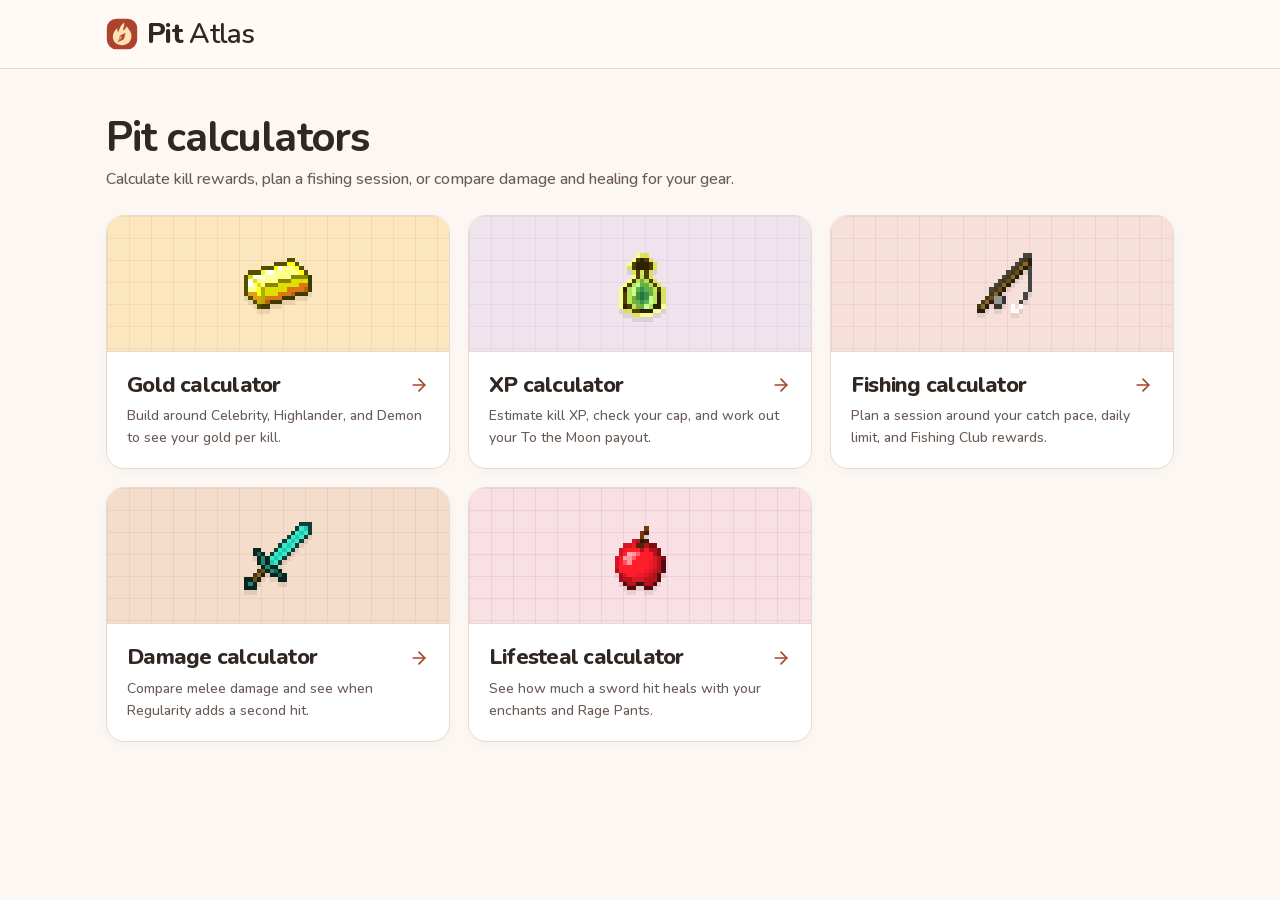
<file: index.html>
<!doctype html><html lang="en"><head><meta charset="utf-8"><meta name="viewport" content="width=device-width, initial-scale=1"><base href="./"><title>Pit Atlas · Hypixel Pit Calculators</title><meta name="description" content="Calculate gold, XP, fishing rewards, melee damage, and Lifesteal healing in Hypixel Pit."><link rel="icon" href="favicon.svg"><link rel="stylesheet" href="assets/atlas.css"><script defer src="assets/atlas.js"></script></head><body class="antialiased"><div id="atlas" data-page="home"><link rel="preload" as="image" href="minecraft/1.8.9/items/gold_ingot.png"/><link rel="preload" as="image" href="minecraft/1.8.9/items/experience_bottle.png"/><link rel="preload" as="image" href="minecraft/1.8.9/items/fishing_rod_uncast.png"/><link rel="preload" as="image" href="minecraft/1.8.9/items/diamond_sword.png"/><link rel="preload" as="image" href="minecraft/1.8.9/items/apple.png"/><header class="CalculatorLayout_header"><div class="CalculatorLayout_bar"><a class="brand" href="./" aria-label="Pit Atlas home"><svg width="32" height="32" viewBox="0 0 40 40" fill="none" aria-hidden="true" focusable="false" style="display:block;flex-shrink:0"><rect x="1" y="1" width="38" height="38" rx="12" fill="#ac432d"></rect><path d="M22.6 5.5c1.2 5-1.8 7.4-1 10 1.4-.4 3.7-3 4.1-5.2 3.6 4.7 6.7 8.1 6.1 13.5-.7 6-5.3 10.2-11.8 10.2-6.8 0-11.5-4.4-11.5-10.8 0-4.2 2.3-7.8 5.6-10.8-.1 2.3.4 4.3 1.1 5.1 1.7-3 1.9-7.3 7.4-12Z" fill="#ffe1b7"></path><path d="m24.5 18.3-2.1 8.4-7.7 3.5 3-8.4 6.8-3.5Z" fill="#b34b33"></path><path d="m14.7 30.2 5.3-5.6-2.3-2.8-3 8.4Z" fill="#ea9561"></path></svg><span>Pit <span class="brand-light">Atlas</span></span></a></div></header><main class="CalculatorLayout_page"><div class="page-heading"><div><h1>Pit calculators</h1><p>Calculate kill rewards, plan a fishing session, or compare damage and healing for your gear.</p></div></div><div class="CalculatorLayout_cards"><a class="CalculatorLayout_card" href="gold/"><div class="CalculatorLayout_art" data-tool="Gold"><img src="minecraft/1.8.9/items/gold_ingot.png" width="68" height="68" alt=""/></div><div class="CalculatorLayout_cardBody"><h2>Gold<!-- --> calculator <svg xmlns="http://www.w3.org/2000/svg" width="20" height="20" viewBox="0 0 24 24" fill="none" stroke="currentColor" stroke-width="2" stroke-linecap="round" stroke-linejoin="round" class="lucide lucide-arrow-right" aria-hidden="true"><path d="M5 12h14"></path><path d="m12 5 7 7-7 7"></path></svg></h2><p>Build around Celebrity, Highlander, and Demon to see your gold per kill.</p></div></a><a class="CalculatorLayout_card" href="xp/"><div class="CalculatorLayout_art" data-tool="XP"><img src="minecraft/1.8.9/items/experience_bottle.png" width="68" height="68" alt=""/></div><div class="CalculatorLayout_cardBody"><h2>XP<!-- --> calculator <svg xmlns="http://www.w3.org/2000/svg" width="20" height="20" viewBox="0 0 24 24" fill="none" stroke="currentColor" stroke-width="2" stroke-linecap="round" stroke-linejoin="round" class="lucide lucide-arrow-right" aria-hidden="true"><path d="M5 12h14"></path><path d="m12 5 7 7-7 7"></path></svg></h2><p>Estimate kill XP, check your cap, and work out your To the Moon payout.</p></div></a><a class="CalculatorLayout_card" href="fishing/"><div class="CalculatorLayout_art" data-tool="Fishing"><img src="minecraft/1.8.9/items/fishing_rod_uncast.png" width="68" height="68" alt=""/></div><div class="CalculatorLayout_cardBody"><h2>Fishing<!-- --> calculator <svg xmlns="http://www.w3.org/2000/svg" width="20" height="20" viewBox="0 0 24 24" fill="none" stroke="currentColor" stroke-width="2" stroke-linecap="round" stroke-linejoin="round" class="lucide lucide-arrow-right" aria-hidden="true"><path d="M5 12h14"></path><path d="m12 5 7 7-7 7"></path></svg></h2><p>Plan a session around your catch pace, daily limit, and Fishing Club rewards.</p></div></a><a class="CalculatorLayout_card" href="damage/"><div class="CalculatorLayout_art" data-tool="Damage"><img src="minecraft/1.8.9/items/diamond_sword.png" width="68" height="68" alt=""/></div><div class="CalculatorLayout_cardBody"><h2>Damage<!-- --> calculator <svg xmlns="http://www.w3.org/2000/svg" width="20" height="20" viewBox="0 0 24 24" fill="none" stroke="currentColor" stroke-width="2" stroke-linecap="round" stroke-linejoin="round" class="lucide lucide-arrow-right" aria-hidden="true"><path d="M5 12h14"></path><path d="m12 5 7 7-7 7"></path></svg></h2><p>Compare melee damage and see when Regularity adds a second hit.</p></div></a><a class="CalculatorLayout_card" href="lifesteal/"><div class="CalculatorLayout_art" data-tool="Lifesteal"><img src="minecraft/1.8.9/items/apple.png" width="68" height="68" alt=""/></div><div class="CalculatorLayout_cardBody"><h2>Lifesteal<!-- --> calculator <svg xmlns="http://www.w3.org/2000/svg" width="20" height="20" viewBox="0 0 24 24" fill="none" stroke="currentColor" stroke-width="2" stroke-linecap="round" stroke-linejoin="round" class="lucide lucide-arrow-right" aria-hidden="true"><path d="M5 12h14"></path><path d="m12 5 7 7-7 7"></path></svg></h2><p>See how much a sword hit heals with your enchants and Rage Pants.</p></div></a></div></main></div></body></html>
</file>
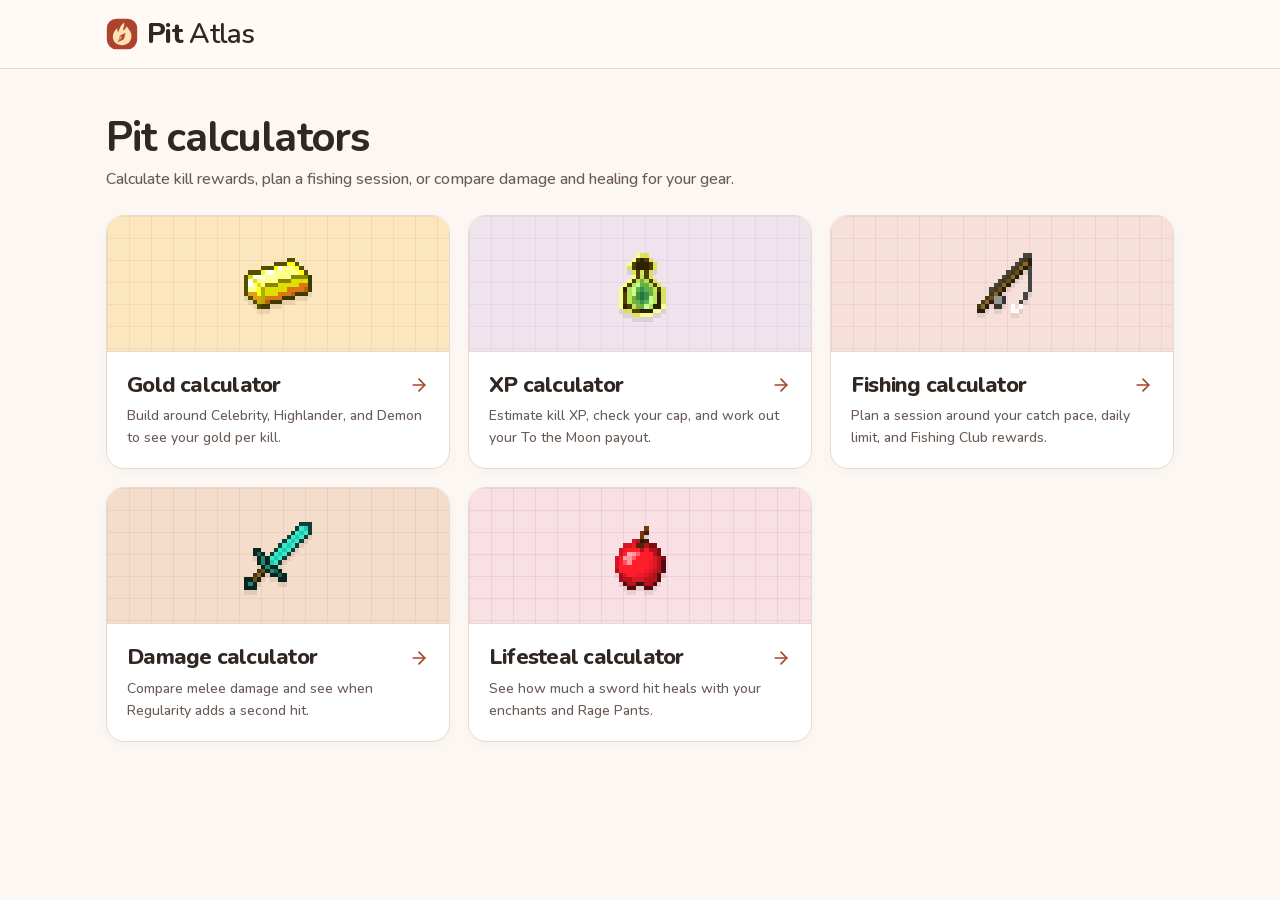
<file: calculators/index.html>
<!doctype html><html lang="en"><head><meta charset="utf-8"><meta name="viewport" content="width=device-width, initial-scale=1"><base href="../"><title>Pit Atlas · Hypixel Pit Calculators</title><meta name="description" content="Calculate gold, XP, fishing rewards, melee damage, and Lifesteal healing in Hypixel Pit."><link rel="icon" href="favicon.svg"><link rel="stylesheet" href="assets/atlas.css"><script defer src="assets/atlas.js"></script></head><body class="antialiased"><div id="atlas" data-page="home"><link rel="preload" as="image" href="minecraft/1.8.9/items/gold_ingot.png"/><link rel="preload" as="image" href="minecraft/1.8.9/items/experience_bottle.png"/><link rel="preload" as="image" href="minecraft/1.8.9/items/fishing_rod_uncast.png"/><link rel="preload" as="image" href="minecraft/1.8.9/items/diamond_sword.png"/><link rel="preload" as="image" href="minecraft/1.8.9/items/apple.png"/><header class="CalculatorLayout_header"><div class="CalculatorLayout_bar"><a class="brand" href="./" aria-label="Pit Atlas home"><svg width="32" height="32" viewBox="0 0 40 40" fill="none" aria-hidden="true" focusable="false" style="display:block;flex-shrink:0"><rect x="1" y="1" width="38" height="38" rx="12" fill="#ac432d"></rect><path d="M22.6 5.5c1.2 5-1.8 7.4-1 10 1.4-.4 3.7-3 4.1-5.2 3.6 4.7 6.7 8.1 6.1 13.5-.7 6-5.3 10.2-11.8 10.2-6.8 0-11.5-4.4-11.5-10.8 0-4.2 2.3-7.8 5.6-10.8-.1 2.3.4 4.3 1.1 5.1 1.7-3 1.9-7.3 7.4-12Z" fill="#ffe1b7"></path><path d="m24.5 18.3-2.1 8.4-7.7 3.5 3-8.4 6.8-3.5Z" fill="#b34b33"></path><path d="m14.7 30.2 5.3-5.6-2.3-2.8-3 8.4Z" fill="#ea9561"></path></svg><span>Pit <span class="brand-light">Atlas</span></span></a></div></header><main class="CalculatorLayout_page"><div class="page-heading"><div><h1>Pit calculators</h1><p>Calculate kill rewards, plan a fishing session, or compare damage and healing for your gear.</p></div></div><div class="CalculatorLayout_cards"><a class="CalculatorLayout_card" href="gold/"><div class="CalculatorLayout_art" data-tool="Gold"><img src="minecraft/1.8.9/items/gold_ingot.png" width="68" height="68" alt=""/></div><div class="CalculatorLayout_cardBody"><h2>Gold<!-- --> calculator <svg xmlns="http://www.w3.org/2000/svg" width="20" height="20" viewBox="0 0 24 24" fill="none" stroke="currentColor" stroke-width="2" stroke-linecap="round" stroke-linejoin="round" class="lucide lucide-arrow-right" aria-hidden="true"><path d="M5 12h14"></path><path d="m12 5 7 7-7 7"></path></svg></h2><p>Build around Celebrity, Highlander, and Demon to see your gold per kill.</p></div></a><a class="CalculatorLayout_card" href="xp/"><div class="CalculatorLayout_art" data-tool="XP"><img src="minecraft/1.8.9/items/experience_bottle.png" width="68" height="68" alt=""/></div><div class="CalculatorLayout_cardBody"><h2>XP<!-- --> calculator <svg xmlns="http://www.w3.org/2000/svg" width="20" height="20" viewBox="0 0 24 24" fill="none" stroke="currentColor" stroke-width="2" stroke-linecap="round" stroke-linejoin="round" class="lucide lucide-arrow-right" aria-hidden="true"><path d="M5 12h14"></path><path d="m12 5 7 7-7 7"></path></svg></h2><p>Estimate kill XP, check your cap, and work out your To the Moon payout.</p></div></a><a class="CalculatorLayout_card" href="fishing/"><div class="CalculatorLayout_art" data-tool="Fishing"><img src="minecraft/1.8.9/items/fishing_rod_uncast.png" width="68" height="68" alt=""/></div><div class="CalculatorLayout_cardBody"><h2>Fishing<!-- --> calculator <svg xmlns="http://www.w3.org/2000/svg" width="20" height="20" viewBox="0 0 24 24" fill="none" stroke="currentColor" stroke-width="2" stroke-linecap="round" stroke-linejoin="round" class="lucide lucide-arrow-right" aria-hidden="true"><path d="M5 12h14"></path><path d="m12 5 7 7-7 7"></path></svg></h2><p>Plan a session around your catch pace, daily limit, and Fishing Club rewards.</p></div></a><a class="CalculatorLayout_card" href="damage/"><div class="CalculatorLayout_art" data-tool="Damage"><img src="minecraft/1.8.9/items/diamond_sword.png" width="68" height="68" alt=""/></div><div class="CalculatorLayout_cardBody"><h2>Damage<!-- --> calculator <svg xmlns="http://www.w3.org/2000/svg" width="20" height="20" viewBox="0 0 24 24" fill="none" stroke="currentColor" stroke-width="2" stroke-linecap="round" stroke-linejoin="round" class="lucide lucide-arrow-right" aria-hidden="true"><path d="M5 12h14"></path><path d="m12 5 7 7-7 7"></path></svg></h2><p>Compare melee damage and see when Regularity adds a second hit.</p></div></a><a class="CalculatorLayout_card" href="lifesteal/"><div class="CalculatorLayout_art" data-tool="Lifesteal"><img src="minecraft/1.8.9/items/apple.png" width="68" height="68" alt=""/></div><div class="CalculatorLayout_cardBody"><h2>Lifesteal<!-- --> calculator <svg xmlns="http://www.w3.org/2000/svg" width="20" height="20" viewBox="0 0 24 24" fill="none" stroke="currentColor" stroke-width="2" stroke-linecap="round" stroke-linejoin="round" class="lucide lucide-arrow-right" aria-hidden="true"><path d="M5 12h14"></path><path d="m12 5 7 7-7 7"></path></svg></h2><p>See how much a sword hit heals with your enchants and Rage Pants.</p></div></a></div></main></div></body></html>
</file>
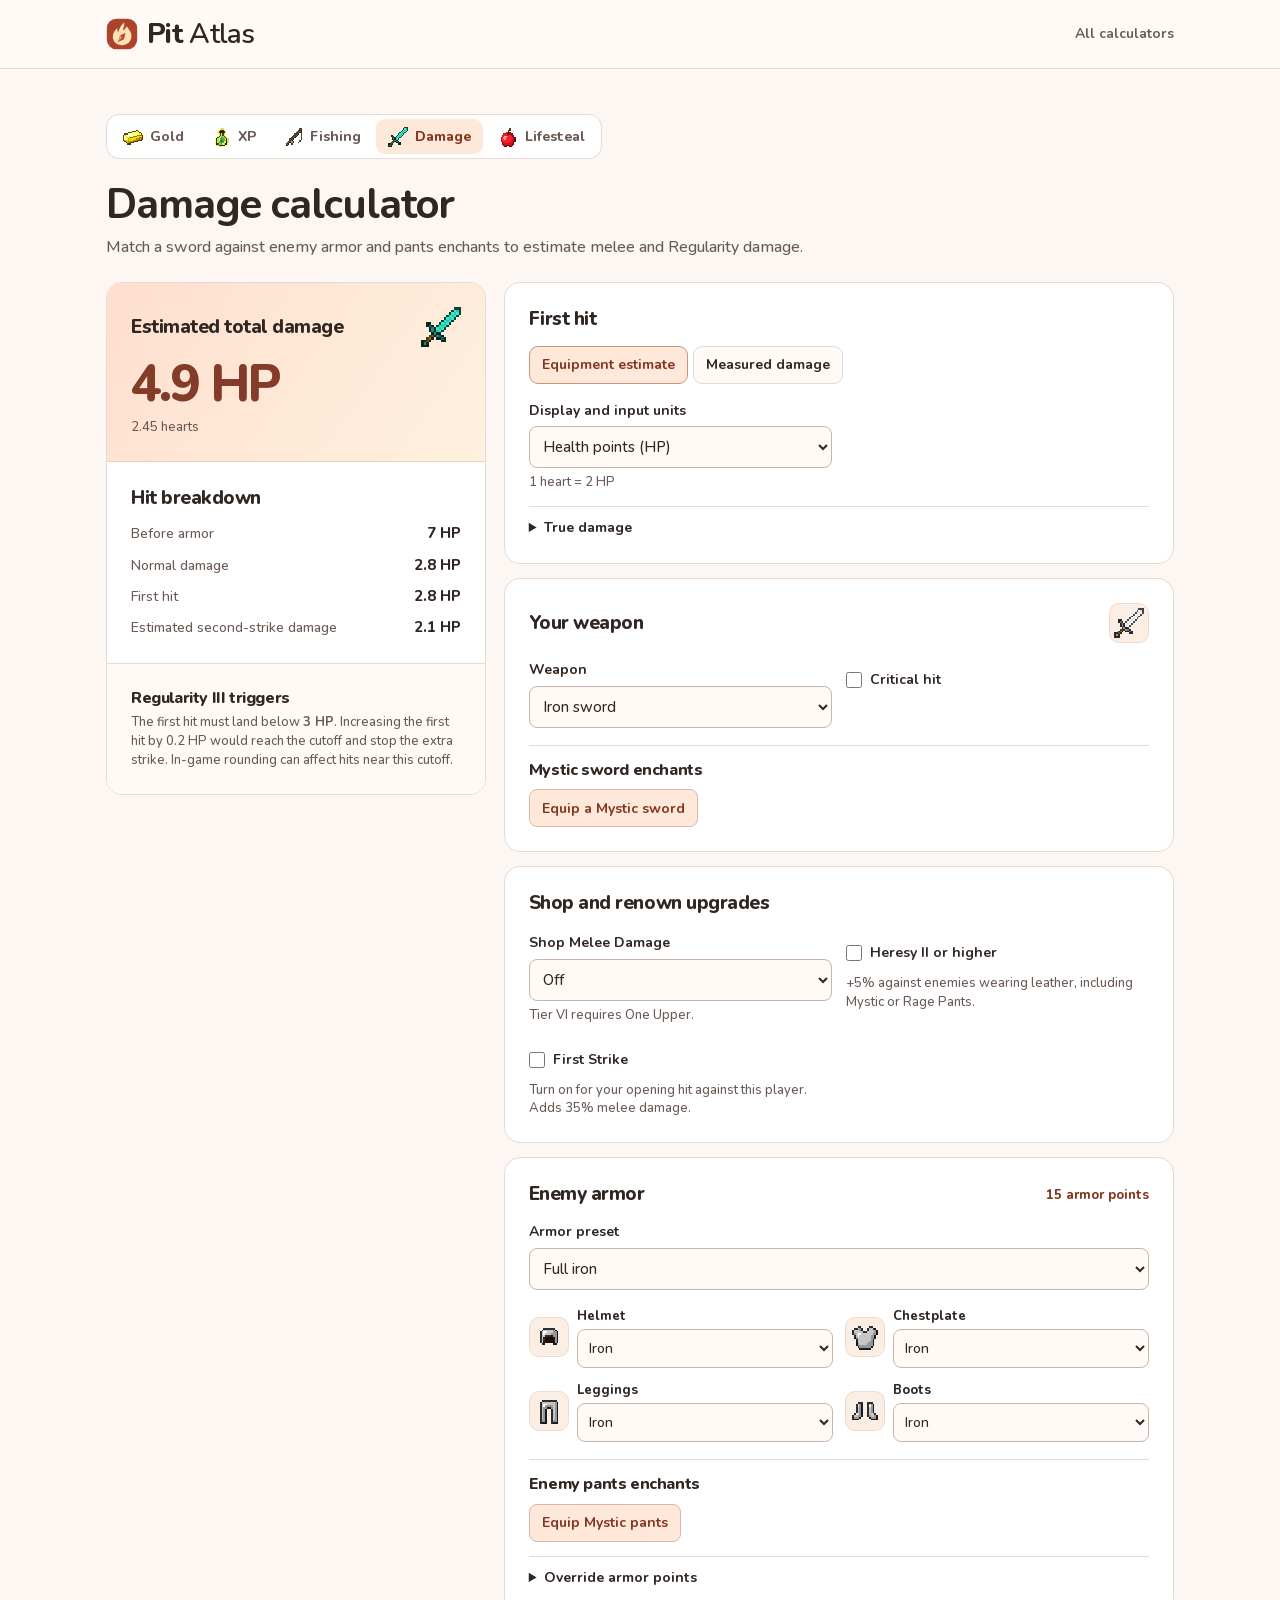
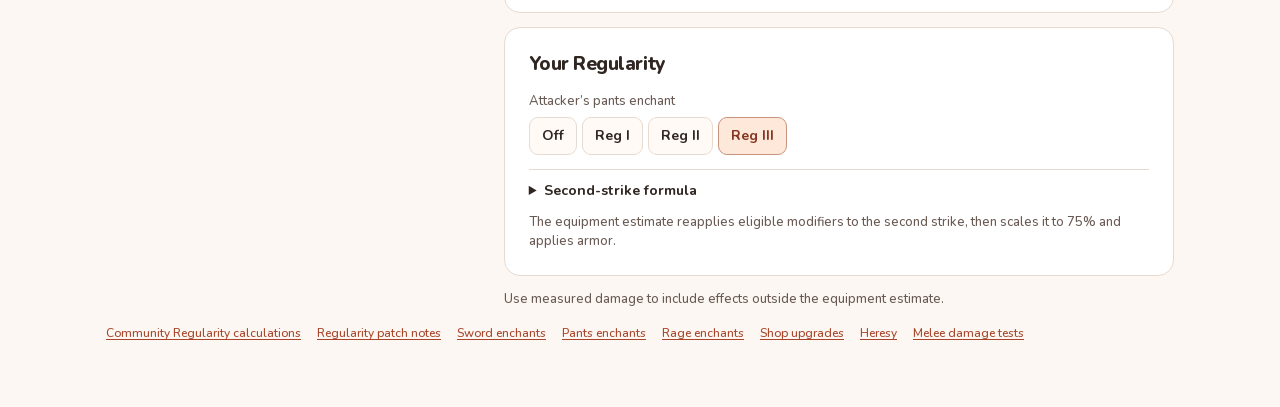
<file: damage/index.html>
<!doctype html><html lang="en"><head><meta charset="utf-8"><meta name="viewport" content="width=device-width, initial-scale=1"><base href="../"><title>Damage calculator · Pit Atlas</title><meta name="description" content="Match a sword against enemy armor and pants enchants to estimate melee and Regularity damage."><link rel="icon" href="favicon.svg"><link rel="stylesheet" href="assets/atlas.css"><script defer src="assets/atlas.js"></script></head><body class="antialiased"><div id="atlas" data-page="damage"><link rel="preload" as="image" href="minecraft/1.8.9/items/gold_ingot.png"/><link rel="preload" as="image" href="minecraft/1.8.9/items/experience_bottle.png"/><link rel="preload" as="image" href="minecraft/1.8.9/items/fishing_rod_uncast.png"/><link rel="preload" as="image" href="minecraft/1.8.9/items/diamond_sword.png"/><link rel="preload" as="image" href="minecraft/1.8.9/items/apple.png"/><link rel="preload" as="image" href="minecraft/1.8.9/items/iron_sword.png"/><link rel="preload" as="image" href="minecraft/1.8.9/items/iron_helmet.png"/><link rel="preload" as="image" href="minecraft/1.8.9/items/iron_chestplate.png"/><link rel="preload" as="image" href="minecraft/1.8.9/items/iron_leggings.png"/><link rel="preload" as="image" href="minecraft/1.8.9/items/iron_boots.png"/><header class="CalculatorLayout_header"><div class="CalculatorLayout_bar"><a class="brand" href="./" aria-label="Pit Atlas home"><svg width="32" height="32" viewBox="0 0 40 40" fill="none" aria-hidden="true" focusable="false" style="display:block;flex-shrink:0"><rect x="1" y="1" width="38" height="38" rx="12" fill="#ac432d"></rect><path d="M22.6 5.5c1.2 5-1.8 7.4-1 10 1.4-.4 3.7-3 4.1-5.2 3.6 4.7 6.7 8.1 6.1 13.5-.7 6-5.3 10.2-11.8 10.2-6.8 0-11.5-4.4-11.5-10.8 0-4.2 2.3-7.8 5.6-10.8-.1 2.3.4 4.3 1.1 5.1 1.7-3 1.9-7.3 7.4-12Z" fill="#ffe1b7"></path><path d="m24.5 18.3-2.1 8.4-7.7 3.5 3-8.4 6.8-3.5Z" fill="#b34b33"></path><path d="m14.7 30.2 5.3-5.6-2.3-2.8-3 8.4Z" fill="#ea9561"></path></svg><span>Pit <span class="brand-light">Atlas</span></span></a><nav aria-label="Site navigation"><a href="./">All calculators</a></nav></div></header><main class="CalculatorLayout_page"><nav class="CalculatorLayout_tabs" aria-label="Calculators"><a href="gold/"><img src="minecraft/1.8.9/items/gold_ingot.png" width="20" height="20" alt=""/>Gold</a><a href="xp/"><img src="minecraft/1.8.9/items/experience_bottle.png" width="20" height="20" alt=""/>XP</a><a href="fishing/"><img src="minecraft/1.8.9/items/fishing_rod_uncast.png" width="20" height="20" alt=""/>Fishing</a><a href="damage/" aria-current="page"><img src="minecraft/1.8.9/items/diamond_sword.png" width="20" height="20" alt=""/>Damage</a><a href="lifesteal/"><img src="minecraft/1.8.9/items/apple.png" width="20" height="20" alt=""/>Lifesteal</a></nav><div class="page-heading"><div><h1>Damage calculator</h1><p>Match a sword against enemy armor and pants enchants to estimate melee and Regularity damage.</p></div></div><div class="DamageCalculator_root"><div class="DamageCalculator_layout"><aside class="DamageCalculator_result" aria-label="Damage calculation"><div class="DamageCalculator_resultTop"><div class="DamageCalculator_heading"><h2>Estimated total damage</h2><img src="minecraft/1.8.9/items/diamond_sword.png" alt="" width="40" height="40"/></div><output aria-label="Total damage" aria-live="polite">4.9 HP</output><p>2.45 hearts</p></div><div class="DamageCalculator_breakdown"><h2>Hit breakdown</h2><dl><div><dt>Before armor</dt><dd>7 HP</dd></div><div><dt>Normal damage</dt><dd>2.8 HP</dd></div><div><dt>First hit</dt><dd>2.8 HP</dd></div><div><dt>Estimated second-strike damage</dt><dd>2.1 HP</dd></div></dl></div><div class="DamageCalculator_threshold"><h3>Regularity III triggers</h3><p>The first hit must land below <strong>3 HP</strong>. <!-- -->Increasing the first hit by 0.2 HP would reach the cutoff and stop the extra strike.<!-- --> In-game rounding can affect hits near this cutoff.</p></div></aside><div class="DamageCalculator_controls"><section class="DamageCalculator_card" aria-labelledby="damage-hit"><div class="DamageCalculator_heading"><h2 id="damage-hit">First hit</h2></div><fieldset class="DamageCalculator_modes"><legend class="visually-hidden">Damage input method</legend><label><input type="radio" name="damage-method" checked="" value="gear"/><span>Equipment estimate</span></label><label><input type="radio" name="damage-method" value="measured"/><span>Measured damage</span></label></fieldset><div class="DamageCalculator_grid"><label class="DamageCalculator_field"><span>Display and input units</span><select><option value="hp" selected="">Health points (HP)</option><option value="hearts">Hearts</option></select><small>1 heart = 2 HP</small></label></div><details class="DamageCalculator_extra"><summary>True damage</summary><label class="DamageCalculator_field"><span>Other incoming true damage (HP)</span><input type="number" min="0" step="any" aria-invalid="false" value="0"/><small>Enter the extra damage before Mirror. Equipped sword enchants are counted automatically.</small></label></details></section><section class="DamageCalculator_card" aria-labelledby="damage-weapon"><div class="DamageCalculator_heading"><h2 id="damage-weapon">Your weapon</h2><span class="DamageCalculator_icon" aria-hidden="true"><img src="minecraft/1.8.9/items/iron_sword.png" alt="" width="30" height="30"/></span></div><div class="DamageCalculator_grid"><label class="DamageCalculator_field"><span>Weapon</span><select aria-label="Weapon"><option value="fist">Fist</option><option value="iron" selected="">Iron sword</option><option value="mystic">Mystic sword</option><option value="diamond">Diamond sword</option></select></label><label class="DamageCalculator_check"><input type="checkbox"/>Critical hit</label></div><div class="DamageCalculator_subsection"><h3>Mystic sword enchants</h3><button type="button" class="DamageCalculator_equipButton">Equip a Mystic sword</button></div></section><section class="DamageCalculator_card" aria-label="Shop and renown upgrades"><h2>Shop and renown upgrades</h2><div class="DamageCalculator_grid"><label class="DamageCalculator_field"><span>Shop Melee Damage</span><select aria-label="Shop Melee Damage"><option value="0" selected="">Off</option><option value="1">I (+1%)</option><option value="2">II (+2%)</option><option value="3">III (+3%)</option><option value="4">IV (+4%)</option><option value="5">V (+5%)</option><option value="6">VI (+6%)</option></select><small>Tier VI requires One Upper.</small></label><div><label class="DamageCalculator_check"><input type="checkbox"/>Heresy II or higher</label><p class="DamageCalculator_note">+5% against enemies wearing leather, including Mystic or Rage Pants.</p></div><div><label class="DamageCalculator_check"><input type="checkbox"/>First Strike</label><p class="DamageCalculator_note">Turn on for your opening hit against this player. Adds 35% melee damage.</p></div></div></section><section class="DamageCalculator_card" aria-labelledby="damage-armor"><div class="DamageCalculator_heading"><h2 id="damage-armor">Enemy armor</h2><span class="DamageCalculator_armorPoints">15<!-- --> <!-- -->armor points</span></div><div class="DamageCalculator_preset"><label class="DamageCalculator_field"><span>Armor preset</span><select aria-label="Armor preset"><option value="none">No armor</option><option value="leather">Leather + Armageddon Boots</option><option value="gold">Full gold</option><option value="chain">Full chainmail</option><option value="iron" selected="">Full iron</option><option value="diamond">Full diamond</option><option value="mystic">Diamond + Mystic Pants</option><option value="archangel">Archangel + Mystic Pants</option><option value="armageddon">Golden Helmet + Archangel + Armageddon</option></select></label></div><div class="DamageCalculator_pieces"><label class="DamageCalculator_piece"><span class="DamageCalculator_icon" aria-hidden="true"><img src="minecraft/1.8.9/items/iron_helmet.png" alt="" width="30" height="30"/></span><span><span>Helmet</span><select aria-label="Enemy helmet"><option value="none">None</option><option value="leather">Leather</option><option value="gold">Gold</option><option value="chain">Chainmail</option><option value="iron" selected="">Iron</option><option value="diamond">Diamond</option><option value="goldenHelmet">King’s Golden Helmet</option></select></span></label><label class="DamageCalculator_piece"><span class="DamageCalculator_icon" aria-hidden="true"><img src="minecraft/1.8.9/items/iron_chestplate.png" alt="" width="30" height="30"/></span><span><span>Chestplate</span><select aria-label="Enemy chestplate"><option value="none">None</option><option value="leather">Leather</option><option value="gold">Gold</option><option value="chain">Chainmail</option><option value="iron" selected="">Iron</option><option value="diamond">Diamond</option><option value="archangel">Archangel Chestplate</option></select></span></label><label class="DamageCalculator_piece"><span class="DamageCalculator_icon" aria-hidden="true"><img src="minecraft/1.8.9/items/iron_leggings.png" alt="" width="30" height="30"/></span><span><span>Leggings</span><select aria-label="Enemy leggings"><option value="none">None</option><option value="leather">Leather</option><option value="gold">Gold</option><option value="chain">Chainmail</option><option value="iron" selected="">Iron</option><option value="diamond">Diamond</option><option value="mystic">Mystic Pants</option><option value="rage">Rage Pants</option></select></span></label><label class="DamageCalculator_piece"><span class="DamageCalculator_icon" aria-hidden="true"><img src="minecraft/1.8.9/items/iron_boots.png" alt="" width="30" height="30"/></span><span><span>Boots</span><select aria-label="Enemy boots"><option value="none">None</option><option value="armageddon">Armageddon Boots</option><option value="gold">Gold</option><option value="chain">Chainmail</option><option value="iron" selected="">Iron</option><option value="diamond">Diamond</option></select></span></label></div><div class="DamageCalculator_subsection"><h3>Enemy pants enchants</h3><button type="button" class="DamageCalculator_equipButton">Equip Mystic pants</button></div><details class="DamageCalculator_extra"><summary>Override armor points</summary><label class="DamageCalculator_inlineCheck"><input type="checkbox"/>Use a custom armor-point total</label></details></section><section class="DamageCalculator_card" aria-labelledby="damage-regularity"><div class="DamageCalculator_heading"><h2 id="damage-regularity">Your Regularity</h2></div><fieldset class="DamageCalculator_tiers"><legend>Attacker’s pants enchant</legend><label><input type="radio" name="regularity-tier" value="0"/><span>Off</span></label><label><input type="radio" name="regularity-tier" value="1"/><span>Reg I</span></label><label><input type="radio" name="regularity-tier" value="2"/><span>Reg II</span></label><label><input type="radio" name="regularity-tier" checked="" value="3"/><span>Reg III</span></label></fieldset><details class="DamageCalculator_extra"><summary>Second-strike formula</summary><label class="DamageCalculator_field"><span>Regularity damage scale</span><select><option value="tooltip" selected="">Enchant tooltip · 45% / 60% / 75%</option><option value="bonk">Minikloon’s patch reply · 30% / 45% / 60%</option></select><small>Each percentage corresponds to Reg I, II or III. Both settings affect the bonus strike’s damage only.</small></label><p class="DamageCalculator_note">For equipment estimates, the second strike starts with the opening hit’s damage before armor. The calculator adds the weapon bonus, reapplies eligible damage modifiers, then includes armor and the selected tier scale.</p><div class="DamageCalculator_sources"><a href="https://hypixel.net/threads/how-to-use-and-counter-regularity.4901199/">PitGlitch’s formula</a><a href="https://hypixel.net/threads/the-pit-1-0-6-bonk-patch.4838497/post-34845946">Minikloon’s patch reply</a><a href="https://pit.wiki/Rage_Pants">Enchant tooltip</a></div></details><p class="DamageCalculator_note">The equipment estimate reapplies eligible modifiers to the second strike, then scales it to 75% and applies armor.</p></section><p class="DamageCalculator_note">Use measured damage to include effects outside the equipment estimate.</p></div></div><footer class="DamageCalculator_sources"><a href="https://hypixel.net/threads/how-to-use-and-counter-regularity.4901199/">Community Regularity calculations</a><a href="https://hypixel.net/threads/the-pit-1-0-5-tryhard-patch.4667681/">Regularity patch notes</a><a href="https://pit.wiki/Mystic_Sword">Sword enchants</a><a href="https://pit.wiki/Mystic_Pants">Pants enchants</a><a href="https://pit.wiki/Rage_Pants">Rage enchants</a><a href="https://pit.wiki/Passives">Shop upgrades</a><a href="https://pit.wiki/Renown">Heresy</a><a href="https://hypixel.net/threads/the-secret-blunder-youve-never-heard-of.4779045/">Melee damage tests</a></footer></div></main></div></body></html>
</file>
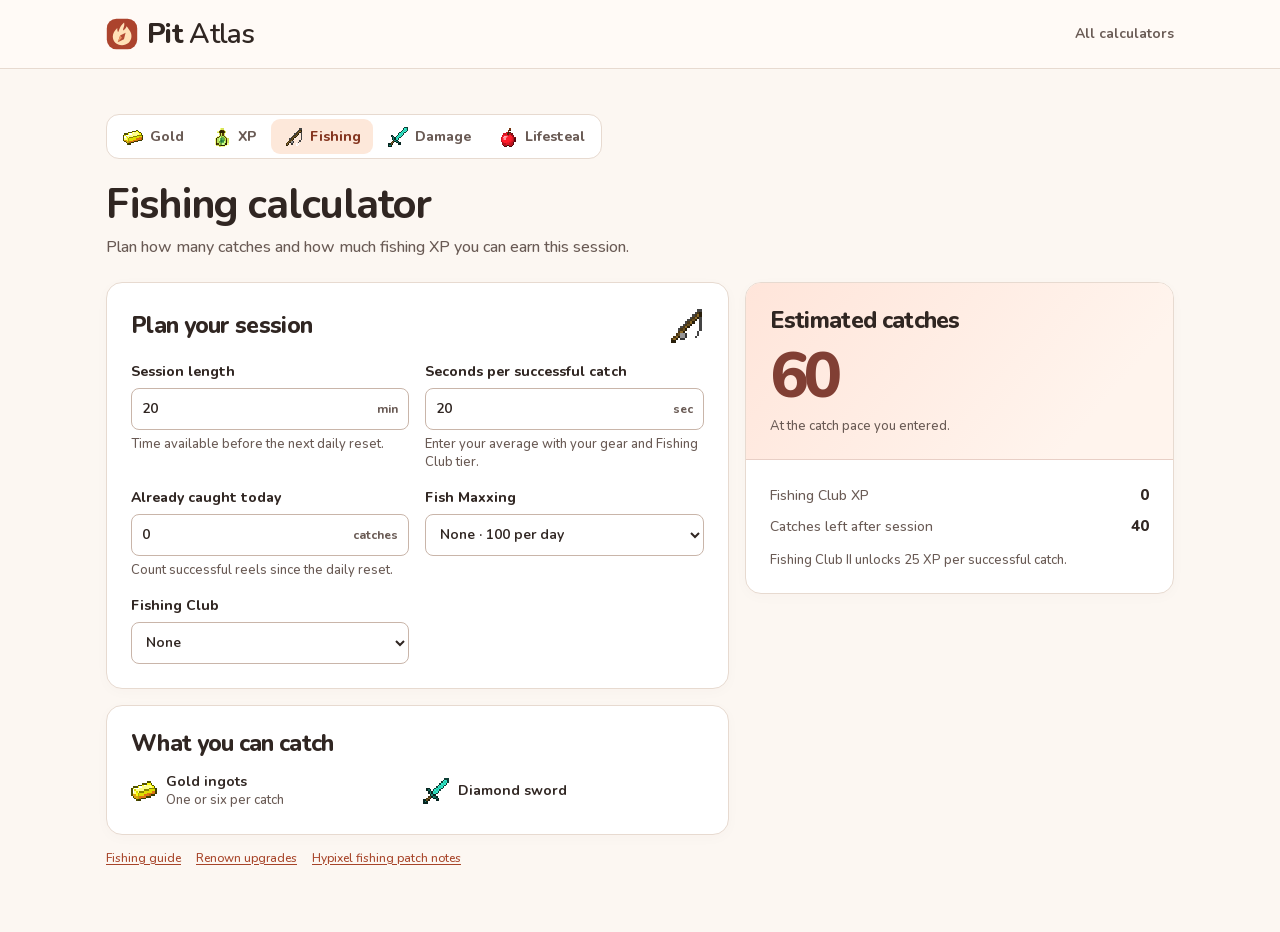
<file: fishing/index.html>
<!doctype html><html lang="en"><head><meta charset="utf-8"><meta name="viewport" content="width=device-width, initial-scale=1"><base href="../"><title>Fishing calculator · Pit Atlas</title><meta name="description" content="Plan how many catches and how much fishing XP you can earn this session."><link rel="icon" href="favicon.svg"><link rel="stylesheet" href="assets/atlas.css"><script defer src="assets/atlas.js"></script></head><body class="antialiased"><div id="atlas" data-page="fishing"><link rel="preload" as="image" href="minecraft/1.8.9/items/gold_ingot.png"/><link rel="preload" as="image" href="minecraft/1.8.9/items/experience_bottle.png"/><link rel="preload" as="image" href="minecraft/1.8.9/items/fishing_rod_uncast.png"/><link rel="preload" as="image" href="minecraft/1.8.9/items/diamond_sword.png"/><link rel="preload" as="image" href="minecraft/1.8.9/items/apple.png"/><header class="CalculatorLayout_header"><div class="CalculatorLayout_bar"><a class="brand" href="./" aria-label="Pit Atlas home"><svg width="32" height="32" viewBox="0 0 40 40" fill="none" aria-hidden="true" focusable="false" style="display:block;flex-shrink:0"><rect x="1" y="1" width="38" height="38" rx="12" fill="#ac432d"></rect><path d="M22.6 5.5c1.2 5-1.8 7.4-1 10 1.4-.4 3.7-3 4.1-5.2 3.6 4.7 6.7 8.1 6.1 13.5-.7 6-5.3 10.2-11.8 10.2-6.8 0-11.5-4.4-11.5-10.8 0-4.2 2.3-7.8 5.6-10.8-.1 2.3.4 4.3 1.1 5.1 1.7-3 1.9-7.3 7.4-12Z" fill="#ffe1b7"></path><path d="m24.5 18.3-2.1 8.4-7.7 3.5 3-8.4 6.8-3.5Z" fill="#b34b33"></path><path d="m14.7 30.2 5.3-5.6-2.3-2.8-3 8.4Z" fill="#ea9561"></path></svg><span>Pit <span class="brand-light">Atlas</span></span></a><nav aria-label="Site navigation"><a href="./">All calculators</a></nav></div></header><main class="CalculatorLayout_page"><nav class="CalculatorLayout_tabs" aria-label="Calculators"><a href="gold/"><img src="minecraft/1.8.9/items/gold_ingot.png" width="20" height="20" alt=""/>Gold</a><a href="xp/"><img src="minecraft/1.8.9/items/experience_bottle.png" width="20" height="20" alt=""/>XP</a><a href="fishing/" aria-current="page"><img src="minecraft/1.8.9/items/fishing_rod_uncast.png" width="20" height="20" alt=""/>Fishing</a><a href="damage/"><img src="minecraft/1.8.9/items/diamond_sword.png" width="20" height="20" alt=""/>Damage</a><a href="lifesteal/"><img src="minecraft/1.8.9/items/apple.png" width="20" height="20" alt=""/>Lifesteal</a></nav><div class="page-heading"><div><h1>Fishing calculator</h1><p>Plan how many catches and how much fishing XP you can earn this session.</p></div></div><div class="FishingCalculator_root"><div class="FishingCalculator_layout"><section class="FishingCalculator_card" aria-labelledby="_R_e_plan"><div class="FishingCalculator_heading"><h2 id="_R_e_plan">Plan your session</h2><img src="minecraft/1.8.9/items/fishing_rod_uncast.png" width="38" height="38" alt=""/></div><div class="FishingCalculator_fields"><div class="FishingCalculator_field"><label for="_R_e_minutes">Session length</label><div class="FishingCalculator_entry"><input id="_R_e_minutes" type="number" inputMode="decimal" min="0" step="any" aria-describedby="_R_e_minutes-hint" aria-invalid="false" value="20"/><span aria-hidden="true">min</span></div><small id="_R_e_minutes-hint" class="">Time available before the next daily reset.</small></div><div class="FishingCalculator_field"><label for="_R_e_secondsPerCatch">Seconds per successful catch</label><div class="FishingCalculator_entry"><input id="_R_e_secondsPerCatch" type="number" inputMode="decimal" min="0" step="any" aria-describedby="_R_e_secondsPerCatch-hint" aria-invalid="false" value="20"/><span aria-hidden="true">sec</span></div><small id="_R_e_secondsPerCatch-hint" class="">Enter your average with your gear and Fishing Club tier.</small></div><div class="FishingCalculator_field"><label for="_R_e_caughtToday">Already caught today</label><div class="FishingCalculator_entry"><input id="_R_e_caughtToday" type="number" inputMode="numeric" min="0" step="1" aria-describedby="_R_e_caughtToday-hint" aria-invalid="false" value="0"/><span aria-hidden="true">catches</span></div><small id="_R_e_caughtToday-hint" class="">Count successful reels since the daily reset.</small></div><div class="FishingCalculator_field"><label for="_R_e_maxxing">Fish Maxxing</label><select id="_R_e_maxxing"><option value="0" selected="">None<!-- --> · <!-- -->100<!-- --> per day</option><option value="1">I<!-- --> · <!-- -->250<!-- --> per day</option><option value="2">II<!-- --> · <!-- -->500<!-- --> per day</option><option value="3">III<!-- --> · <!-- -->750<!-- --> per day</option><option value="4">IV<!-- --> · <!-- -->1,000<!-- --> per day</option></select></div><div class="FishingCalculator_field"><label for="_R_e_club">Fishing Club</label><select id="_R_e_club"><option value="0" selected="">None</option><option value="1">I</option><option value="2">II</option><option value="3">III</option><option value="4">IV</option><option value="5">V</option></select></div></div></section><aside class="FishingCalculator_result" aria-label="Fishing session estimate"><div class="FishingCalculator_resultTop"><h2>Estimated catches</h2><output aria-label="Estimated catches" class="FishingCalculator_total">60</output><p>At the catch pace you entered.</p></div><dl class="FishingCalculator_metrics"><div><dt>Fishing Club XP</dt><dd>0</dd></div><div><dt>Catches left after session</dt><dd>40</dd></div></dl><p class="FishingCalculator_note">Fishing Club II unlocks 25 XP per successful catch.</p><span class="visually-hidden" role="status">60 estimated catches, 0 Fishing Club XP and 40 catches left today.</span></aside><section class="FishingCalculator_loot" aria-labelledby="_R_e_loot"><h2 id="_R_e_loot">What you can catch</h2><ul><li><img src="minecraft/1.8.9/items/gold_ingot.png" width="26" height="26" alt=""/><span>Gold ingots<small>One or six per catch</small></span></li><li><img src="minecraft/1.8.9/items/diamond_sword.png" width="26" height="26" alt=""/><span>Diamond sword</span></li></ul></section></div><footer class="FishingCalculator_sources"><a href="https://pit.wiki/Fishing">Fishing guide</a><a href="https://pit.wiki/Renown#Prestige_II">Renown upgrades</a><a href="https://hypixel.net/threads/may-11-pit-patch-notes.6089469/">Hypixel fishing patch notes</a></footer></div></main></div></body></html>
</file>
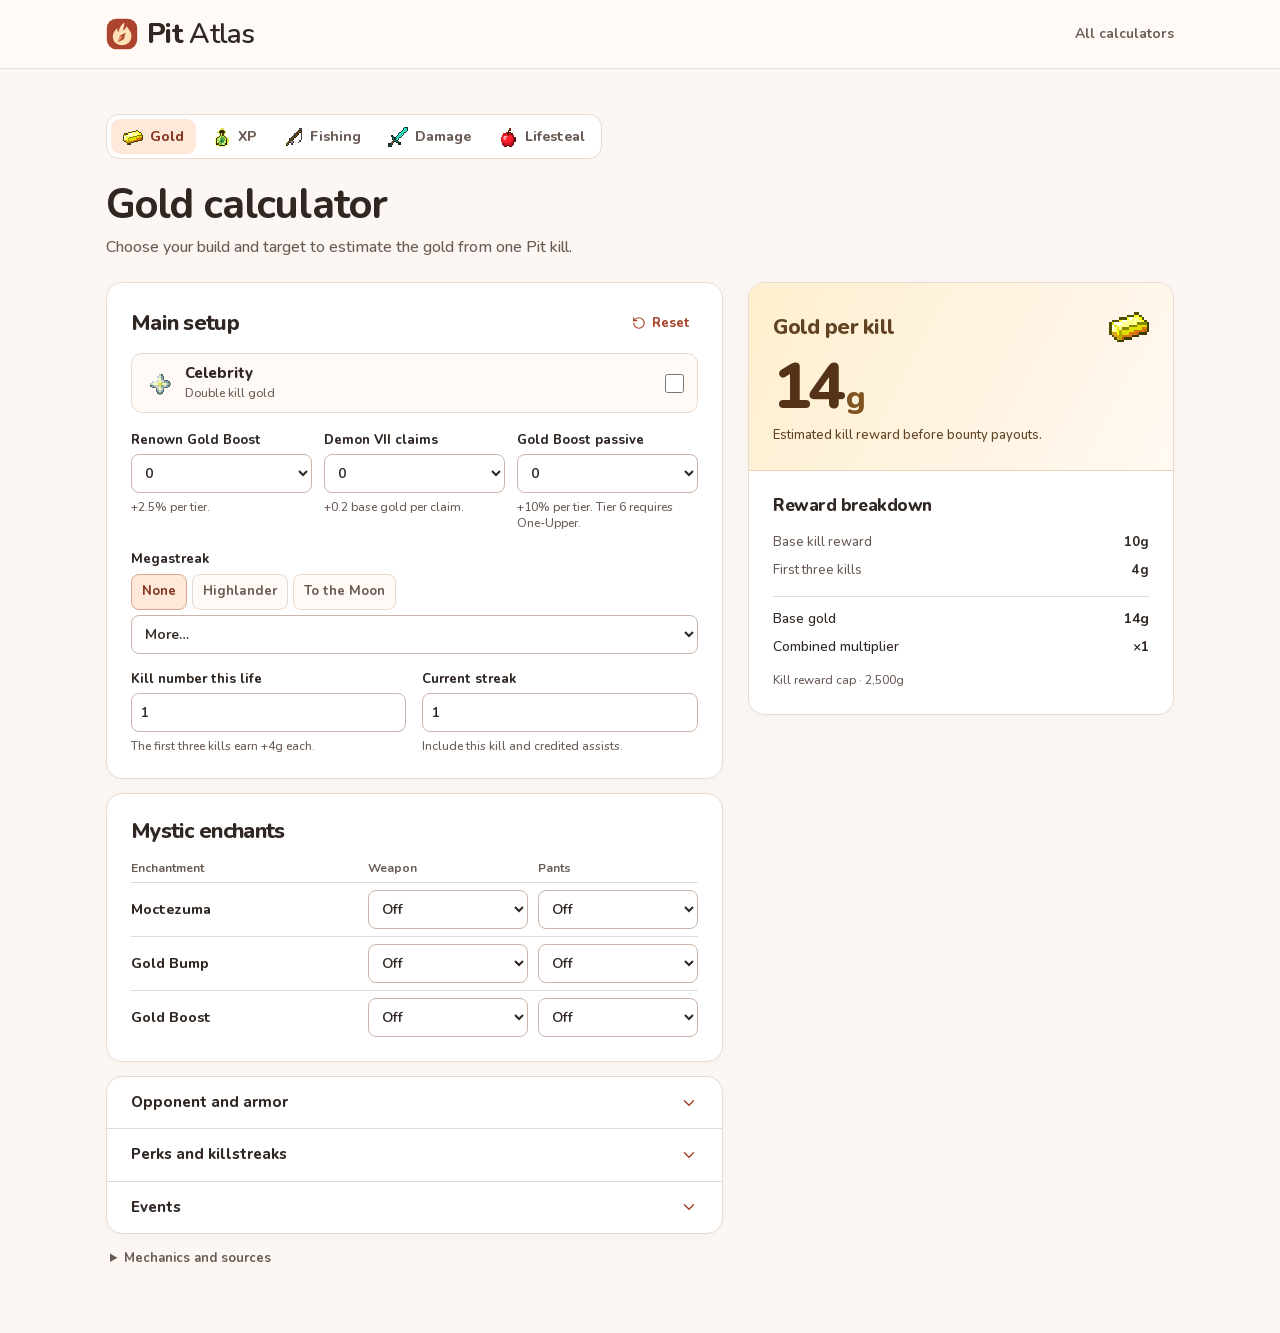
<file: gold/index.html>
<!doctype html><html lang="en"><head><meta charset="utf-8"><meta name="viewport" content="width=device-width, initial-scale=1"><base href="../"><title>Gold calculator · Pit Atlas</title><meta name="description" content="Choose your build and target to estimate the gold from one Pit kill."><link rel="icon" href="favicon.svg"><link rel="stylesheet" href="assets/atlas.css"><script defer src="assets/atlas.js"></script></head><body class="antialiased"><div id="atlas" data-page="gold"><link rel="preload" as="image" href="minecraft/1.8.9/items/gold_ingot.png"/><link rel="preload" as="image" href="minecraft/1.8.9/items/experience_bottle.png"/><link rel="preload" as="image" href="minecraft/1.8.9/items/fishing_rod_uncast.png"/><link rel="preload" as="image" href="minecraft/1.8.9/items/diamond_sword.png"/><link rel="preload" as="image" href="minecraft/1.8.9/items/apple.png"/><link rel="preload" as="image" href="minecraft/1.8.9/items/nether_star.png"/><header class="CalculatorLayout_header"><div class="CalculatorLayout_bar"><a class="brand" href="./" aria-label="Pit Atlas home"><svg width="32" height="32" viewBox="0 0 40 40" fill="none" aria-hidden="true" focusable="false" style="display:block;flex-shrink:0"><rect x="1" y="1" width="38" height="38" rx="12" fill="#ac432d"></rect><path d="M22.6 5.5c1.2 5-1.8 7.4-1 10 1.4-.4 3.7-3 4.1-5.2 3.6 4.7 6.7 8.1 6.1 13.5-.7 6-5.3 10.2-11.8 10.2-6.8 0-11.5-4.4-11.5-10.8 0-4.2 2.3-7.8 5.6-10.8-.1 2.3.4 4.3 1.1 5.1 1.7-3 1.9-7.3 7.4-12Z" fill="#ffe1b7"></path><path d="m24.5 18.3-2.1 8.4-7.7 3.5 3-8.4 6.8-3.5Z" fill="#b34b33"></path><path d="m14.7 30.2 5.3-5.6-2.3-2.8-3 8.4Z" fill="#ea9561"></path></svg><span>Pit <span class="brand-light">Atlas</span></span></a><nav aria-label="Site navigation"><a href="./">All calculators</a></nav></div></header><main class="CalculatorLayout_page"><nav class="CalculatorLayout_tabs" aria-label="Calculators"><a href="gold/" aria-current="page"><img src="minecraft/1.8.9/items/gold_ingot.png" width="20" height="20" alt=""/>Gold</a><a href="xp/"><img src="minecraft/1.8.9/items/experience_bottle.png" width="20" height="20" alt=""/>XP</a><a href="fishing/"><img src="minecraft/1.8.9/items/fishing_rod_uncast.png" width="20" height="20" alt=""/>Fishing</a><a href="damage/"><img src="minecraft/1.8.9/items/diamond_sword.png" width="20" height="20" alt=""/>Damage</a><a href="lifesteal/"><img src="minecraft/1.8.9/items/apple.png" width="20" height="20" alt=""/>Lifesteal</a></nav><div class="page-heading"><div><h1>Gold calculator</h1><p>Choose your build and target to estimate the gold from one Pit kill.</p></div></div><div class="GoldCalculator_root"><div class="GoldCalculator_layout"><aside class="GoldCalculator_results" aria-label="Gold calculation"><div class="GoldCalculator_total"><div class="GoldCalculator_totalHead"><h2>Gold per kill</h2><img src="minecraft/1.8.9/items/gold_ingot.png" width="40" height="40" alt=""/></div><output class="GoldCalculator_amount" aria-label="Estimated gold per kill" aria-live="polite">14<span>g</span></output><p>Estimated kill reward before bounty payouts.</p></div><div class="GoldCalculator_math"><h3>Reward breakdown</h3><dl class="GoldCalculator_lines"><div><dt>Base kill reward</dt><dd>10g</dd></div><div><dt>First three kills</dt><dd>4g</dd></div></dl><div class="GoldCalculator_formula"><div><span>Base gold</span><strong>14<!-- -->g</strong></div><div><span>Combined multiplier</span><strong>×<!-- -->1</strong></div></div><p class="GoldCalculator_cap">Kill reward cap · 2,500g</p></div></aside><div class="GoldCalculator_controls"><section class="GoldCalculator_card"><header class="GoldCalculator_head"><h2>Main setup</h2><button type="button" class="GoldCalculator_reset"><svg xmlns="http://www.w3.org/2000/svg" width="14" height="14" viewBox="0 0 24 24" fill="none" stroke="currentColor" stroke-width="2" stroke-linecap="round" stroke-linejoin="round" class="lucide lucide-rotate-ccw" aria-hidden="true"><path d="M3 12a9 9 0 1 0 9-9 9.75 9.75 0 0 0-6.74 2.74L3 8"></path><path d="M3 3v5h5"></path></svg>Reset</button></header><label class="GoldCalculator_celebrity"><img src="minecraft/1.8.9/items/nether_star.png" width="28" height="28" alt=""/><span><strong>Celebrity</strong><small>Double kill gold</small></span><input type="checkbox"/></label><div class="GoldCalculator_upgrades"><label class="GoldCalculator_field"><span>Renown Gold Boost</span><select aria-label="Renown Gold Boost"><option value="0" selected="">0</option><option value="1">1</option><option value="2">2</option><option value="3">3</option><option value="4">4</option><option value="5">5</option><option value="6">6</option><option value="7">7</option><option value="8">8</option><option value="9">9</option><option value="10">10</option></select><small>+2.5% per tier.</small></label><label class="GoldCalculator_field"><span>Demon VII claims</span><select aria-label="Demon VII claims"><option value="0" selected="">0</option><option value="1">1</option><option value="2">2</option><option value="3">3</option><option value="4">4</option><option value="5">5</option><option value="6">6</option><option value="7">7</option><option value="8">8</option><option value="9">9</option><option value="10">10</option><option value="11">11</option><option value="12">12</option><option value="13">13</option><option value="14">14</option><option value="15">15</option></select><small>+0.2 base gold per claim.</small></label><label class="GoldCalculator_field"><span>Gold Boost passive</span><select aria-label="Gold Boost passive"><option value="0" selected="">0</option><option value="1">1</option><option value="2">2</option><option value="3">3</option><option value="4">4</option><option value="5">5</option><option value="6">6</option></select><small>+10% per tier. Tier 6 requires One-Upper.</small></label></div><fieldset class="GoldCalculator_megaPicker"><legend>Megastreak</legend><div class="GoldCalculator_megaOptions"><button type="button" aria-pressed="true">None</button><button type="button" aria-pressed="false">Highlander</button><button type="button" aria-pressed="false">To the Moon</button><select aria-label="Other megastreaks" data-selected="false"><option disabled="" value="" selected="">More…</option><option value="overdrive">Overdrive</option><option value="beastmode">Beastmode</option><option value="hermit">Hermit</option></select></div></fieldset><div class="GoldCalculator_fieldGrid"><label class="GoldCalculator_field"><span>Kill number this life</span><input aria-label="Kill number this life" type="number" inputMode="numeric" min="1" max="1000000" step="1" value="1"/><small>The first three kills earn +4g each.</small></label><label class="GoldCalculator_field"><span>Current streak</span><input aria-label="Current streak" type="number" inputMode="numeric" min="1" max="1000000" step="1" value="1"/><small>Include this kill and credited assists.</small></label></div></section><section class="GoldCalculator_card"><header class="GoldCalculator_head"><h2>Mystic enchants</h2></header><table class="GoldCalculator_enchants"><thead><tr><th scope="col">Enchantment</th><th scope="col">Weapon</th><th scope="col">Pants</th></tr></thead><tbody><tr><th scope="row">Moctezuma</th><td><select aria-label="Weapon Moctezuma" title="Weapon Moctezuma"><option value="0" selected="">Off</option><option value="1">I</option><option value="2">II</option><option value="3">III</option></select></td><td><select aria-label="Pants Moctezuma" title="Pants Moctezuma"><option value="0" selected="">Off</option><option value="1">I</option><option value="2">II</option><option value="3">III</option></select></td></tr><tr><th scope="row">Gold Bump</th><td><select aria-label="Weapon Gold Bump" title="Weapon Gold Bump"><option value="0" selected="">Off</option><option value="1">I</option><option value="2">II</option><option value="3">III</option></select></td><td><select aria-label="Pants Gold Bump" title="Pants Gold Bump"><option value="0" selected="">Off</option><option value="1">I</option><option value="2">II</option><option value="3">III</option></select></td></tr><tr><th scope="row">Gold Boost</th><td><select aria-label="Weapon Gold Boost" title="Weapon Gold Boost"><option value="0" selected="">Off</option><option value="1">I</option><option value="2">II</option><option value="3">III</option></select></td><td><select aria-label="Pants Gold Boost" title="Pants Gold Boost"><option value="0" selected="">Off</option><option value="1">I</option><option value="2">II</option><option value="3">III</option></select></td></tr></tbody></table></section><div class="GoldCalculator_folds"><details class="GoldCalculator_fold"><summary>Opponent and armor<svg xmlns="http://www.w3.org/2000/svg" width="18" height="18" viewBox="0 0 24 24" fill="none" stroke="currentColor" stroke-width="2" stroke-linecap="round" stroke-linejoin="round" class="lucide lucide-chevron-down" aria-hidden="true"><path d="m6 9 6 6 6-6"></path></svg></summary><div class="GoldCalculator_foldBody"><div class="GoldCalculator_fieldGrid"><label class="GoldCalculator_field"><span>Opponent’s streak</span><input aria-label="Opponent’s streak" type="number" inputMode="numeric" min="0" max="1000000" step="1" value="0"/><small>The shutdown bonus starts at a streak of 3.</small></label><label class="GoldCalculator_field"><span>Sierra</span><select aria-label="Sierra" title="Sierra"><option value="0" selected="">Off</option><option value="1">I</option><option value="2">II</option><option value="3">III</option></select></label></div><label class="GoldCalculator_check"><input type="checkbox"/><span>Opponent is level 20 or lower</span></label><fieldset class="GoldCalculator_armor"><legend>Opponent<!-- --> armor</legend><div class="GoldCalculator_armorGrid"><label class="GoldCalculator_field"><span>Helmet</span><select aria-label="Opponent helmet"><option value="other" selected="">Other / none</option><option value="safety">Safety First</option><option value="iron">Iron</option><option value="diamond">Diamond</option></select></label><label class="GoldCalculator_field"><span>Chestplate</span><select aria-label="Opponent chestplate"><option value="other" selected="">Other / none</option><option value="iron">Iron</option><option value="diamond">Diamond</option></select></label><label class="GoldCalculator_field"><span>Leggings</span><select aria-label="Opponent leggings"><option value="other" selected="">Other / none</option><option value="iron">Iron</option><option value="diamond">Diamond</option><option value="mystic">Mystic pants</option></select></label><label class="GoldCalculator_field"><span>Boots</span><select aria-label="Opponent boots"><option value="other" selected="">Other / none</option><option value="iron">Iron</option><option value="diamond">Diamond</option></select></label></div></fieldset><fieldset class="GoldCalculator_armor"><legend>Your<!-- --> armor</legend><div class="GoldCalculator_armorGrid"><label class="GoldCalculator_field"><span>Helmet</span><select aria-label="Your helmet"><option value="other" selected="">Other / none</option><option value="safety">Safety First</option><option value="iron">Iron</option><option value="diamond">Diamond</option></select></label><label class="GoldCalculator_field"><span>Chestplate</span><select aria-label="Your chestplate"><option value="other" selected="">Other / none</option><option value="iron">Iron</option><option value="diamond">Diamond</option></select></label><label class="GoldCalculator_field"><span>Leggings</span><select aria-label="Your leggings"><option value="other" selected="">Other / none</option><option value="iron">Iron</option><option value="diamond">Diamond</option><option value="mystic">Mystic pants</option></select></label><label class="GoldCalculator_field"><span>Boots</span><select aria-label="Your boots"><option value="other" selected="">Other / none</option><option value="iron">Iron</option><option value="diamond">Diamond</option></select></label></div></fieldset></div></details><details class="GoldCalculator_fold"><summary>Perks and killstreaks<svg xmlns="http://www.w3.org/2000/svg" width="18" height="18" viewBox="0 0 24 24" fill="none" stroke="currentColor" stroke-width="2" stroke-linecap="round" stroke-linejoin="round" class="lucide lucide-chevron-down" aria-hidden="true"><path d="m6 9 6 6 6-6"></path></svg></summary><div class="GoldCalculator_foldBody"><div class="GoldCalculator_fieldGrid"><label class="GoldCalculator_field"><span>El Gato tier</span><select aria-label="El Gato tier"><option value="0" selected="">0</option><option value="1">1</option><option value="2">2</option><option value="3">3</option><option value="4">4</option><option value="5">5</option><option value="6">6</option></select></label><label class="GoldCalculator_field"><span>Pit MBA</span><select aria-label="Pit MBA" title="Pit MBA"><option value="0" selected="">Off</option><option value="1">I</option><option value="2">II</option><option value="3">III</option></select><small>Requires five other players within 15 blocks.</small></label><label class="GoldCalculator_field"><span>Gold Stack activations this prestige</span><input aria-label="Gold Stack activations this prestige" type="number" inputMode="numeric" min="0" max="55" step="1" value="0"/><small>Up to 5 + your prestige.</small></label></div><fieldset class="GoldCalculator_armor"><legend>Every three streak kills</legend><div class="GoldCalculator_checks"><label class="GoldCalculator_check"><input type="checkbox"/><span>Second Gapple (+5g)</span></label><label class="GoldCalculator_check"><input type="checkbox"/><span>Arquebusier (+7g)</span></label><label class="GoldCalculator_check"><input type="checkbox"/><span>Khanate (+8g)</span></label></div><p class="GoldCalculator_help">Selected perks pay on each multiple of three in your current streak, outside major events.</p></fieldset><div class="GoldCalculator_checks"><label class="GoldCalculator_check"><input type="checkbox"/><span>At least five players nearby</span></label><label class="GoldCalculator_check"><input type="checkbox"/><span>Wearing Bounty Hunter gold pants</span></label><label class="GoldCalculator_check"><input type="checkbox"/><span>Assistant (to the) Streaker with Promotion!!</span></label><label class="GoldCalculator_check"><input type="checkbox"/><span>Tagged this opponent with a bow using Spammer</span></label></div></div></details><details class="GoldCalculator_fold"><summary>Events<svg xmlns="http://www.w3.org/2000/svg" width="18" height="18" viewBox="0 0 24 24" fill="none" stroke="currentColor" stroke-width="2" stroke-linecap="round" stroke-linejoin="round" class="lucide lucide-chevron-down" aria-hidden="true"><path d="m6 9 6 6 6-6"></path></svg></summary><div class="GoldCalculator_foldBody"><div class="GoldCalculator_fieldGrid"><label class="GoldCalculator_field"><span>Active event bonus</span><select><option value="none" selected="">None</option><option value="double">2× Rewards / King of the Ladder zone</option><option value="majorDouble">Rage Pit / Team Deathmatch</option><option value="koth">On the hill at King of the Hill</option><option value="beast">Playing as the Beast</option></select></label><label class="GoldCalculator_check"><input type="checkbox"/><span>Pit Day</span></label></div></div></details></div><details class="GoldCalculator_references"><summary>Mechanics and sources</summary><p>Flat gold is multiplied by the selected bonuses and capped per kill. The estimate excludes bounties, assists, Dark Pants effects, and random rewards. For gold earned by converting XP, use the <a href="xp/">XP calculator’s Conglomerate option</a>.</p><ul><li><a href="https://pit.wiki/Gold">Kill rewards and caps</a></li><li><a href="https://pit.wiki/Renown#Prestige_XXV">Celebrity</a></li><li><a href="https://pit.wiki/To_the_Moon">To the Moon</a></li><li><a href="https://pit.wiki/Factions">Genesis factions</a></li><li><a href="https://pit.wiki/Mystic_Sword">Sword enchants</a></li><li><a href="https://pit.wiki/Mystic_Pants">Pants enchants</a></li><li><a href="https://pit.wiki/Passives">Passive upgrades</a></li><li><a href="https://pit.wiki/Killstreaks">Killstreak perks</a></li><li><a href="https://pit.wiki/Beast">Beast equipment</a></li><li><a href="https://pit.wiki/Pit_Day">Pit Day</a></li><li><a href="https://hypixel.net/threads/the-pit-update-1-0-0-release.2804774/">Megastreaks in major events</a></li><li><a href="https://hypixel.net/threads/maximum-gold-pickup-and-gold-on-first-kill.6069884/">Stacking calculations</a></li></ul></details></div></div></div></main></div></body></html>
</file>
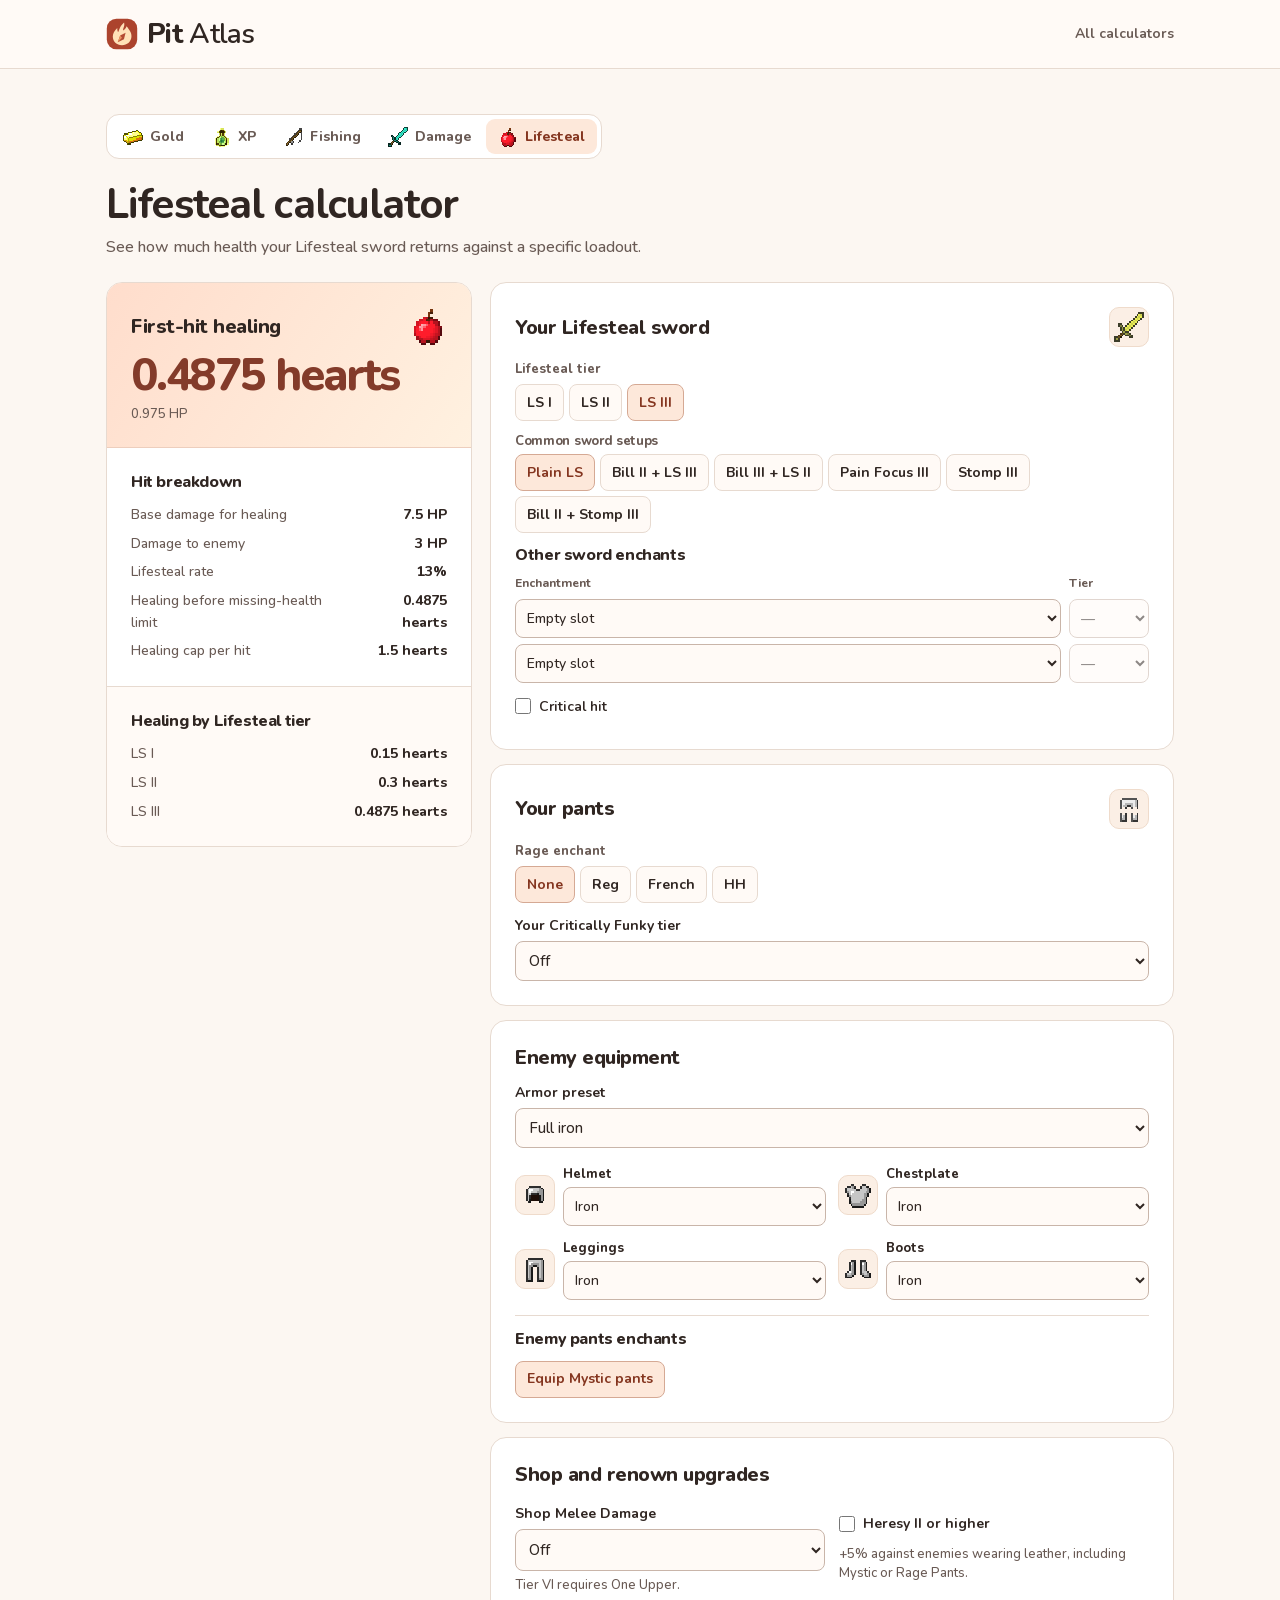
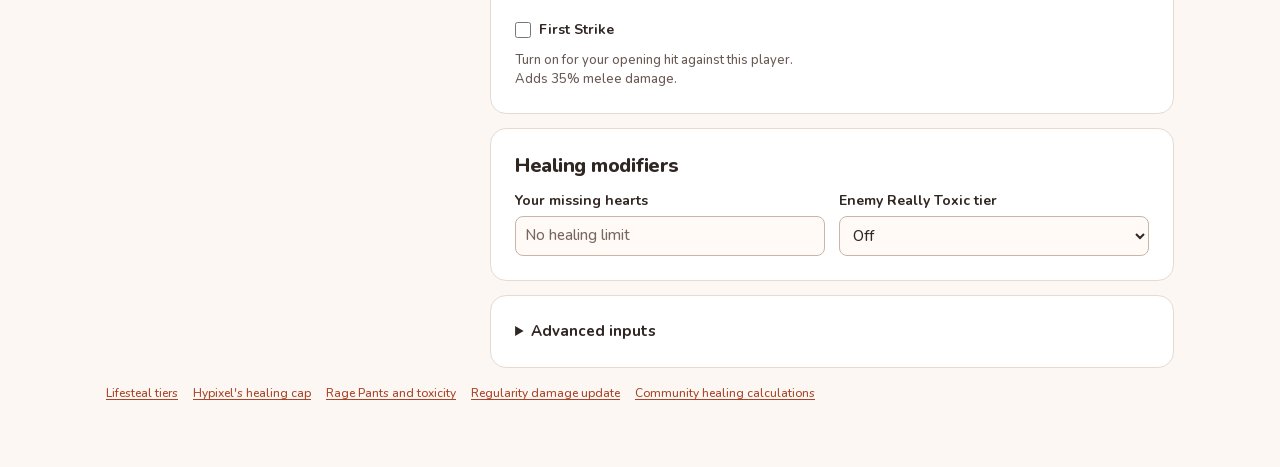
<file: lifesteal/index.html>
<!doctype html><html lang="en"><head><meta charset="utf-8"><meta name="viewport" content="width=device-width, initial-scale=1"><base href="../"><title>Lifesteal calculator · Pit Atlas</title><meta name="description" content="See how much health your Lifesteal sword returns against a specific loadout."><link rel="icon" href="favicon.svg"><link rel="stylesheet" href="assets/atlas.css"><script defer src="assets/atlas.js"></script></head><body class="antialiased"><div id="atlas" data-page="lifesteal"><link rel="preload" as="image" href="minecraft/1.8.9/items/gold_ingot.png"/><link rel="preload" as="image" href="minecraft/1.8.9/items/experience_bottle.png"/><link rel="preload" as="image" href="minecraft/1.8.9/items/fishing_rod_uncast.png"/><link rel="preload" as="image" href="minecraft/1.8.9/items/diamond_sword.png"/><link rel="preload" as="image" href="minecraft/1.8.9/items/apple.png"/><link rel="preload" as="image" href="minecraft/1.8.9/items/gold_sword.png"/><link rel="preload" as="image" href="minecraft/1.8.9/items/leather_leggings.png"/><link rel="preload" as="image" href="minecraft/1.8.9/items/iron_helmet.png"/><link rel="preload" as="image" href="minecraft/1.8.9/items/iron_chestplate.png"/><link rel="preload" as="image" href="minecraft/1.8.9/items/iron_leggings.png"/><link rel="preload" as="image" href="minecraft/1.8.9/items/iron_boots.png"/><header class="CalculatorLayout_header"><div class="CalculatorLayout_bar"><a class="brand" href="./" aria-label="Pit Atlas home"><svg width="32" height="32" viewBox="0 0 40 40" fill="none" aria-hidden="true" focusable="false" style="display:block;flex-shrink:0"><rect x="1" y="1" width="38" height="38" rx="12" fill="#ac432d"></rect><path d="M22.6 5.5c1.2 5-1.8 7.4-1 10 1.4-.4 3.7-3 4.1-5.2 3.6 4.7 6.7 8.1 6.1 13.5-.7 6-5.3 10.2-11.8 10.2-6.8 0-11.5-4.4-11.5-10.8 0-4.2 2.3-7.8 5.6-10.8-.1 2.3.4 4.3 1.1 5.1 1.7-3 1.9-7.3 7.4-12Z" fill="#ffe1b7"></path><path d="m24.5 18.3-2.1 8.4-7.7 3.5 3-8.4 6.8-3.5Z" fill="#b34b33"></path><path d="m14.7 30.2 5.3-5.6-2.3-2.8-3 8.4Z" fill="#ea9561"></path></svg><span>Pit <span class="brand-light">Atlas</span></span></a><nav aria-label="Site navigation"><a href="./">All calculators</a></nav></div></header><main class="CalculatorLayout_page"><nav class="CalculatorLayout_tabs" aria-label="Calculators"><a href="gold/"><img src="minecraft/1.8.9/items/gold_ingot.png" width="20" height="20" alt=""/>Gold</a><a href="xp/"><img src="minecraft/1.8.9/items/experience_bottle.png" width="20" height="20" alt=""/>XP</a><a href="fishing/"><img src="minecraft/1.8.9/items/fishing_rod_uncast.png" width="20" height="20" alt=""/>Fishing</a><a href="damage/"><img src="minecraft/1.8.9/items/diamond_sword.png" width="20" height="20" alt=""/>Damage</a><a href="lifesteal/" aria-current="page"><img src="minecraft/1.8.9/items/apple.png" width="20" height="20" alt=""/>Lifesteal</a></nav><div class="page-heading"><div><h1>Lifesteal calculator</h1><p>See how much health your Lifesteal sword returns against a specific loadout.</p></div></div><div class="LifestealCalculator_root"><div class="LifestealCalculator_layout"><aside class="LifestealCalculator_summary" aria-label="Lifesteal calculation"><div class="LifestealCalculator_hero"><div class="LifestealCalculator_titleRow"><h2>First-hit healing</h2><img width="38" height="38" src="minecraft/1.8.9/items/apple.png" alt=""/></div><output aria-label="First-hit healing" aria-live="polite">0.4875 hearts</output><p class="LifestealCalculator_heroDetail">0.975 HP</p></div><div class="LifestealCalculator_breakdown"><h3>Hit breakdown</h3><dl><div><dt>Base damage for healing</dt><dd>7.5 HP</dd></div><div><dt>Damage to enemy</dt><dd>3 HP</dd></div><div><dt>Lifesteal rate</dt><dd>13%</dd></div><div><dt>Healing before missing-health limit</dt><dd>0.4875 hearts</dd></div><div><dt>Healing cap per hit</dt><dd>1.5 hearts</dd></div></dl></div><section class="LifestealCalculator_compare"><h3>Healing by Lifesteal tier</h3><dl><div><dt>LS <!-- -->I</dt><dd>0.15 hearts</dd></div><div><dt>LS <!-- -->II</dt><dd>0.3 hearts</dd></div><div><dt>LS <!-- -->III</dt><dd>0.4875 hearts</dd></div></dl></section></aside><div class="LifestealCalculator_controls"><section class="LifestealCalculator_card" aria-labelledby="ls-sword"><div class="LifestealCalculator_titleRow"><h2 id="ls-sword">Your Lifesteal sword</h2><span class="DamageCalculator_icon" aria-hidden="true"><img src="minecraft/1.8.9/items/gold_sword.png" alt="" width="30" height="30"/></span></div><fieldset class="LifestealCalculator_choices"><legend>Lifesteal tier</legend><label><input type="radio" name="lifesteal-tier" value="1"/><span>LS <!-- -->I</span></label><label><input type="radio" name="lifesteal-tier" value="2"/><span>LS <!-- -->II</span></label><label><input type="radio" name="lifesteal-tier" checked="" value="3"/><span>LS <!-- -->III</span></label></fieldset><div class="LifestealCalculator_quick"><h3>Common sword setups</h3><div class="LifestealCalculator_buttons"><button type="button" aria-pressed="true">Plain LS</button><button type="button" aria-pressed="false">Bill II + LS III</button><button type="button" aria-pressed="false">Bill III + LS II</button><button type="button" aria-pressed="false">Pain Focus III</button><button type="button" aria-pressed="false">Stomp III</button><button type="button" aria-pressed="false">Bill II + Stomp III</button></div></div><h3 class="LifestealCalculator_subheading">Other sword enchants</h3><div class="DamageCalculator_enchantPicker"><div class="DamageCalculator_rowLabels" aria-hidden="true"><span>Enchantment</span><span>Tier</span></div><div class="DamageCalculator_enchantSlot"><div class="DamageCalculator_enchantRow"><select aria-label="Sword enchant 1"><option value="" selected="">Empty slot</option><optgroup label="Combat enchants"><option value="beatTheSpammers">Beat the Spammers</option><option value="billionaire">Billionaire</option><option value="bountyReaper">Bounty Reaper</option><option value="comboDamage">Combo: Damage</option><option value="perun">Combo: Perun’s Wrath</option><option value="diamondStomp">Diamond Stomp</option><option value="duelist">Duelist</option><option value="executioner">Executioner</option><option value="fancyRaider">Fancy Raider</option><option value="gamble">Gamble</option><option value="goldAndBoosted">Gold and Boosted</option><option value="grasshopper">Grasshopper</option><option value="kingBuster">King Buster</option><option value="painFocus">Pain Focus</option><option value="punisher">Punisher</option><option value="revengeance">Revengeance</option><option value="sharp">Sharp</option></optgroup><optgroup label="Utility enchants"><option value="bruiser">Bruiser</option><option value="bulletTime">Bullet Time</option><option value="comboHeal">Combo: Heal</option><option value="comboStun">Combo: Stun</option><option value="comboSwift">Combo: Swift</option><option value="comboXp">Combo: XP</option><option value="counterJanitor">Counter-Janitor</option><option value="criticallyRich">Critically Rich</option><option value="crush">Crush</option><option value="goldBoost">Gold Boost</option><option value="goldBump">Gold Bump</option><option value="guts">Guts</option><option value="hemorrhage">Hemorrhage</option><option value="knockback">Knockback</option><option value="moctezuma">Moctezuma</option><option value="pantsRadar">Pants Radar</option><option value="pitpocket">Pitpocket</option><option value="sierra">Sierra</option><option value="speedyHit">Speedy Hit</option><option value="speedyKill">Speedy Kill</option><option value="strikeGold">Strike Gold</option><option value="sweaty">Sweaty</option><option value="thePunch">The Punch</option><option value="xpBoost">XP Boost</option><option value="xpBump">XP Bump</option></optgroup><optgroup label="Manually estimated effects"><option value="berserker">Berserker</option><option value="healer">Healer</option><option value="shark">Shark</option></optgroup></select><select aria-label="Sword tier 1" disabled=""><option value="" selected="">—</option><option value="1">I</option><option value="2">II</option><option value="3">III</option></select></div></div><div class="DamageCalculator_enchantSlot"><div class="DamageCalculator_enchantRow"><select aria-label="Sword enchant 2"><option value="" selected="">Empty slot</option><optgroup label="Combat enchants"><option value="beatTheSpammers">Beat the Spammers</option><option value="billionaire">Billionaire</option><option value="bountyReaper">Bounty Reaper</option><option value="comboDamage">Combo: Damage</option><option value="perun">Combo: Perun’s Wrath</option><option value="diamondStomp">Diamond Stomp</option><option value="duelist">Duelist</option><option value="executioner">Executioner</option><option value="fancyRaider">Fancy Raider</option><option value="gamble">Gamble</option><option value="goldAndBoosted">Gold and Boosted</option><option value="grasshopper">Grasshopper</option><option value="kingBuster">King Buster</option><option value="painFocus">Pain Focus</option><option value="punisher">Punisher</option><option value="revengeance">Revengeance</option><option value="sharp">Sharp</option></optgroup><optgroup label="Utility enchants"><option value="bruiser">Bruiser</option><option value="bulletTime">Bullet Time</option><option value="comboHeal">Combo: Heal</option><option value="comboStun">Combo: Stun</option><option value="comboSwift">Combo: Swift</option><option value="comboXp">Combo: XP</option><option value="counterJanitor">Counter-Janitor</option><option value="criticallyRich">Critically Rich</option><option value="crush">Crush</option><option value="goldBoost">Gold Boost</option><option value="goldBump">Gold Bump</option><option value="guts">Guts</option><option value="hemorrhage">Hemorrhage</option><option value="knockback">Knockback</option><option value="moctezuma">Moctezuma</option><option value="pantsRadar">Pants Radar</option><option value="pitpocket">Pitpocket</option><option value="sierra">Sierra</option><option value="speedyHit">Speedy Hit</option><option value="speedyKill">Speedy Kill</option><option value="strikeGold">Strike Gold</option><option value="sweaty">Sweaty</option><option value="thePunch">The Punch</option><option value="xpBoost">XP Boost</option><option value="xpBump">XP Bump</option></optgroup><optgroup label="Manually estimated effects"><option value="berserker">Berserker</option><option value="healer">Healer</option><option value="shark">Shark</option></optgroup></select><select aria-label="Sword tier 2" disabled=""><option value="" selected="">—</option><option value="1">I</option><option value="2">II</option><option value="3">III</option></select></div></div></div><label class="LifestealCalculator_check"><input type="checkbox"/>Critical hit</label></section><section class="LifestealCalculator_card" aria-labelledby="ls-pants"><div class="LifestealCalculator_titleRow"><h2 id="ls-pants">Your pants</h2><span class="DamageCalculator_icon" aria-hidden="true"><img src="minecraft/1.8.9/items/leather_leggings.png" alt="" width="30" height="30"/></span></div><fieldset class="LifestealCalculator_choices"><legend>Rage enchant</legend><label><input type="radio" name="lifesteal-rage" checked="" value="none"/><span>None</span></label><label><input type="radio" name="lifesteal-rage" value="regularity"/><span>Reg</span></label><label><input type="radio" name="lifesteal-rage" value="french"/><span>French</span></label><label><input type="radio" name="lifesteal-rage" value="heighHo"/><span>HH</span></label></fieldset><label class="LifestealCalculator_field"><span>Your Critically Funky tier</span><select><option value="0" selected="">Off</option><option value="1">I</option><option value="2">II</option><option value="3">III</option></select></label></section><section class="LifestealCalculator_card" aria-labelledby="ls-target"><div class="LifestealCalculator_titleRow"><h2 id="ls-target">Enemy equipment</h2></div><label class="LifestealCalculator_field"><span>Armor preset</span><select aria-label="Armor preset"><option value="none">No armor</option><option value="leather">Leather + Armageddon Boots</option><option value="gold">Full gold</option><option value="chain">Full chainmail</option><option value="iron" selected="">Full iron</option><option value="diamond">Full diamond</option><option value="mystic">Diamond + Mystic Pants</option><option value="archangel">Archangel + Mystic Pants</option><option value="armageddon">Golden Helmet + Archangel + Armageddon</option></select></label><div class="DamageCalculator_pieces"><label class="DamageCalculator_piece"><span class="DamageCalculator_icon" aria-hidden="true"><img src="minecraft/1.8.9/items/iron_helmet.png" alt="" width="30" height="30"/></span><span><span>Helmet</span><select aria-label="Enemy helmet"><option value="none">None</option><option value="leather">Leather</option><option value="gold">Gold</option><option value="chain">Chainmail</option><option value="iron" selected="">Iron</option><option value="diamond">Diamond</option><option value="goldenHelmet">King’s Golden Helmet</option></select></span></label><label class="DamageCalculator_piece"><span class="DamageCalculator_icon" aria-hidden="true"><img src="minecraft/1.8.9/items/iron_chestplate.png" alt="" width="30" height="30"/></span><span><span>Chestplate</span><select aria-label="Enemy chestplate"><option value="none">None</option><option value="leather">Leather</option><option value="gold">Gold</option><option value="chain">Chainmail</option><option value="iron" selected="">Iron</option><option value="diamond">Diamond</option><option value="archangel">Archangel Chestplate</option></select></span></label><label class="DamageCalculator_piece"><span class="DamageCalculator_icon" aria-hidden="true"><img src="minecraft/1.8.9/items/iron_leggings.png" alt="" width="30" height="30"/></span><span><span>Leggings</span><select aria-label="Enemy leggings"><option value="none">None</option><option value="leather">Leather</option><option value="gold">Gold</option><option value="chain">Chainmail</option><option value="iron" selected="">Iron</option><option value="diamond">Diamond</option><option value="mystic">Mystic Pants</option><option value="rage">Rage Pants</option></select></span></label><label class="DamageCalculator_piece"><span class="DamageCalculator_icon" aria-hidden="true"><img src="minecraft/1.8.9/items/iron_boots.png" alt="" width="30" height="30"/></span><span><span>Boots</span><select aria-label="Enemy boots"><option value="none">None</option><option value="armageddon">Armageddon Boots</option><option value="gold">Gold</option><option value="chain">Chainmail</option><option value="iron" selected="">Iron</option><option value="diamond">Diamond</option></select></span></label></div><div class="LifestealCalculator_subsection"><h3>Enemy pants enchants</h3><button type="button" class="LifestealCalculator_compactButton">Equip Mystic pants</button></div></section><section class="DamageCalculator_card" aria-label="Shop and renown upgrades"><h2>Shop and renown upgrades</h2><div class="DamageCalculator_grid"><label class="DamageCalculator_field"><span>Shop Melee Damage</span><select aria-label="Shop Melee Damage"><option value="0" selected="">Off</option><option value="1">I (+1%)</option><option value="2">II (+2%)</option><option value="3">III (+3%)</option><option value="4">IV (+4%)</option><option value="5">V (+5%)</option><option value="6">VI (+6%)</option></select><small>Tier VI requires One Upper.</small></label><div><label class="DamageCalculator_check"><input type="checkbox"/>Heresy II or higher</label><p class="DamageCalculator_note">+5% against enemies wearing leather, including Mystic or Rage Pants.</p></div><div><label class="DamageCalculator_check"><input type="checkbox"/>First Strike</label><p class="DamageCalculator_note">Turn on for your opening hit against this player. Adds 35% melee damage.</p></div></div></section><section class="LifestealCalculator_card" aria-labelledby="ls-modifiers"><h2 id="ls-modifiers">Healing modifiers</h2><div class="LifestealCalculator_grid"><label class="LifestealCalculator_field"><span>Your missing hearts</span><input type="number" min="0" step="any" placeholder="No healing limit" aria-invalid="false" value=""/></label><label class="LifestealCalculator_field"><span>Enemy Really Toxic tier</span><select><option value="0" selected="">Off</option><option value="1">I</option><option value="2">II</option><option value="3">III</option></select></label></div></section><details class="LifestealCalculator_advanced"><summary>Advanced inputs</summary><div class="LifestealCalculator_grid"><label class="LifestealCalculator_field"><span>Other incoming true damage (HP)</span><input type="number" min="0" step="any" aria-invalid="false" value="0"/><small>Enemy Mirror and selected sword enchants are handled separately.</small></label><label class="LifestealCalculator_field"><span>Measured first-hit damage before armor (HP)</span><input type="number" min="0" step="any" placeholder="Use equipment estimate" aria-invalid="false" value=""/><small>Overrides healing for the first hit. Your equipment still determines whether Regularity triggers.</small></label></div></details></div></div><footer class="LifestealCalculator_sources"><a href="https://pit.wiki/Mystic_Sword">Lifesteal tiers</a><a href="https://hypixel.net/threads/the-pit-1-0-1-rage-pants.3648455/">Hypixel&#x27;s healing cap</a><a href="https://pit.wiki/Rage_Pants">Rage Pants and toxicity</a><a href="https://hypixel.net/threads/the-pit-1-0-6-bonk-patch.4838497/">Regularity damage update</a><a href="https://hypixel.net/threads/the-pit-1-0-6-a-sign-of-something-bigger-my-thoughts-suggestions.4839587/page-2">Community healing calculations</a></footer></div></main></div></body></html>
</file>
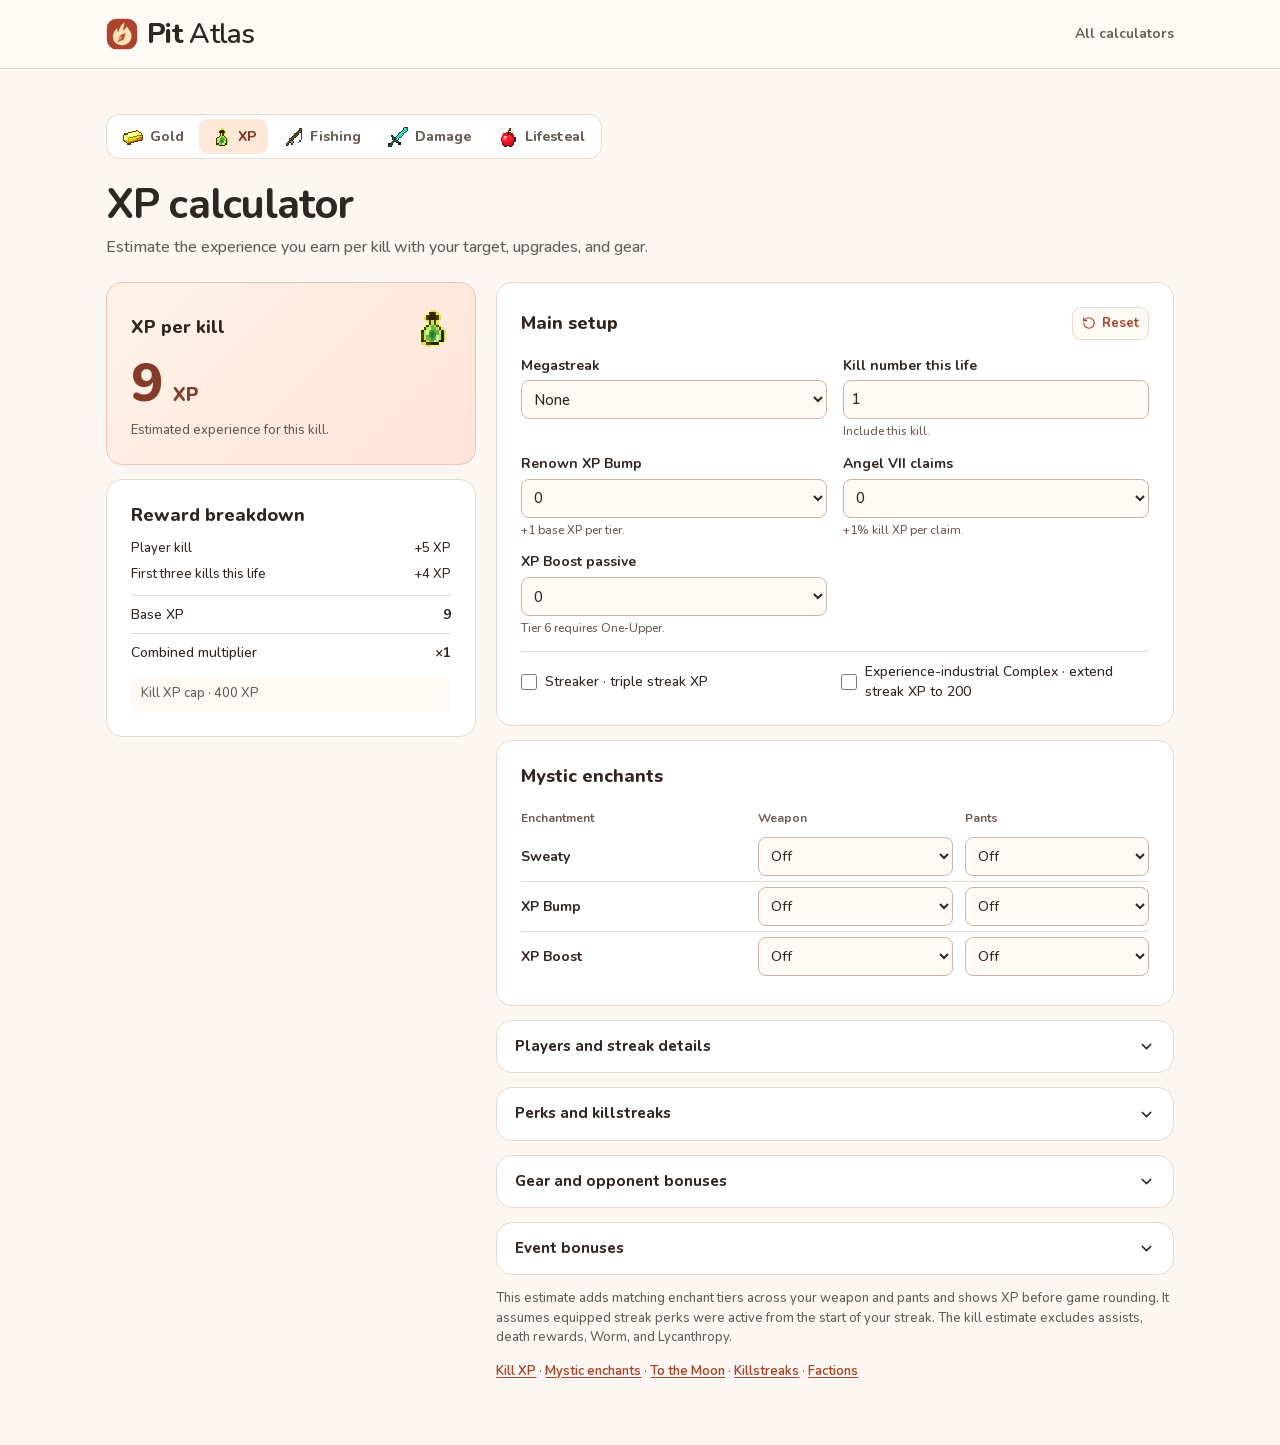
<file: xp/index.html>
<!doctype html><html lang="en"><head><meta charset="utf-8"><meta name="viewport" content="width=device-width, initial-scale=1"><base href="../"><title>XP calculator · Pit Atlas</title><meta name="description" content="Estimate the experience you earn per kill with your target, upgrades, and gear."><link rel="icon" href="favicon.svg"><link rel="stylesheet" href="assets/atlas.css"><script defer src="assets/atlas.js"></script></head><body class="antialiased"><div id="atlas" data-page="xp"><link rel="preload" as="image" href="minecraft/1.8.9/items/gold_ingot.png"/><link rel="preload" as="image" href="minecraft/1.8.9/items/experience_bottle.png"/><link rel="preload" as="image" href="minecraft/1.8.9/items/fishing_rod_uncast.png"/><link rel="preload" as="image" href="minecraft/1.8.9/items/diamond_sword.png"/><link rel="preload" as="image" href="minecraft/1.8.9/items/apple.png"/><header class="CalculatorLayout_header"><div class="CalculatorLayout_bar"><a class="brand" href="./" aria-label="Pit Atlas home"><svg width="32" height="32" viewBox="0 0 40 40" fill="none" aria-hidden="true" focusable="false" style="display:block;flex-shrink:0"><rect x="1" y="1" width="38" height="38" rx="12" fill="#ac432d"></rect><path d="M22.6 5.5c1.2 5-1.8 7.4-1 10 1.4-.4 3.7-3 4.1-5.2 3.6 4.7 6.7 8.1 6.1 13.5-.7 6-5.3 10.2-11.8 10.2-6.8 0-11.5-4.4-11.5-10.8 0-4.2 2.3-7.8 5.6-10.8-.1 2.3.4 4.3 1.1 5.1 1.7-3 1.9-7.3 7.4-12Z" fill="#ffe1b7"></path><path d="m24.5 18.3-2.1 8.4-7.7 3.5 3-8.4 6.8-3.5Z" fill="#b34b33"></path><path d="m14.7 30.2 5.3-5.6-2.3-2.8-3 8.4Z" fill="#ea9561"></path></svg><span>Pit <span class="brand-light">Atlas</span></span></a><nav aria-label="Site navigation"><a href="./">All calculators</a></nav></div></header><main class="CalculatorLayout_page"><nav class="CalculatorLayout_tabs" aria-label="Calculators"><a href="gold/"><img src="minecraft/1.8.9/items/gold_ingot.png" width="20" height="20" alt=""/>Gold</a><a href="xp/" aria-current="page"><img src="minecraft/1.8.9/items/experience_bottle.png" width="20" height="20" alt=""/>XP</a><a href="fishing/"><img src="minecraft/1.8.9/items/fishing_rod_uncast.png" width="20" height="20" alt=""/>Fishing</a><a href="damage/"><img src="minecraft/1.8.9/items/diamond_sword.png" width="20" height="20" alt=""/>Damage</a><a href="lifesteal/"><img src="minecraft/1.8.9/items/apple.png" width="20" height="20" alt=""/>Lifesteal</a></nav><div class="page-heading"><div><h1>XP calculator</h1><p>Estimate the experience you earn per kill with your target, upgrades, and gear.</p></div></div><div class="XpCalculator_layout"><aside class="XpCalculator_results" aria-label="XP calculation"><section class="XpCalculator_total"><div class="XpCalculator_heading"><h2>XP per kill</h2><img alt="" width="40" height="40" src="minecraft/1.8.9/items/experience_bottle.png"/></div><output aria-label="Estimated XP per kill" aria-live="polite">9<!-- --> <span>XP</span></output><p>Estimated experience for this kill.</p></section><section class="XpCalculator_breakdown"><h3>Reward breakdown</h3><dl><div><dt>Player kill</dt><dd>+<!-- -->5<!-- --> XP</dd></div><div><dt>First three kills this life</dt><dd>+<!-- -->4<!-- --> XP</dd></div></dl><div class="XpCalculator_subtotal"><span>Base XP</span><strong>9</strong></div><div class="XpCalculator_subtotal"><span>Combined multiplier</span><strong>×<!-- -->1</strong></div><p class="XpCalculator_cap">Kill XP cap · 400 XP</p></section></aside><div class="XpCalculator_controls"><section class="XpCalculator_card"><div class="XpCalculator_heading"><h2>Main setup</h2><button class="XpCalculator_reset" type="button"><svg xmlns="http://www.w3.org/2000/svg" width="14" height="14" viewBox="0 0 24 24" fill="none" stroke="currentColor" stroke-width="2" stroke-linecap="round" stroke-linejoin="round" class="lucide lucide-rotate-ccw" aria-hidden="true"><path d="M3 12a9 9 0 1 0 9-9 9.75 9.75 0 0 0-6.74 2.74L3 8"></path><path d="M3 3v5h5"></path></svg>Reset</button></div><div class="XpCalculator_grid"><label class="XpCalculator_field"><span>Megastreak</span><select><option value="none" selected="">None</option><option value="moon">To the Moon</option><option value="highlander">Highlander</option><option value="overdrive">Overdrive</option><option value="beastmode">Beastmode</option><option value="hermit">Hermit</option></select></label><label class="XpCalculator_field"><span>Kill number this life</span><input aria-label="Kill number this life" type="number" step="1" inputMode="numeric" min="1" max="1000000" value="1"/><small>Include this kill.</small></label><label class="XpCalculator_field"><span>Renown XP Bump</span><select aria-label="Renown XP Bump"><option value="0" selected="">0</option><option value="1">1</option><option value="2">2</option><option value="3">3</option><option value="4">4</option><option value="5">5</option><option value="6">6</option><option value="7">7</option><option value="8">8</option><option value="9">9</option><option value="10">10</option></select><small>+1 base XP per tier.</small></label><label class="XpCalculator_field"><span>Angel VII claims</span><select aria-label="Angel VII claims"><option value="0" selected="">0</option><option value="1">1</option><option value="2">2</option><option value="3">3</option><option value="4">4</option><option value="5">5</option><option value="6">6</option><option value="7">7</option><option value="8">8</option><option value="9">9</option><option value="10">10</option><option value="11">11</option><option value="12">12</option><option value="13">13</option><option value="14">14</option><option value="15">15</option></select><small>+1% kill XP per claim.</small></label><label class="XpCalculator_field"><span>XP Boost passive</span><select aria-label="XP Boost passive"><option value="0" selected="">0</option><option value="1">1</option><option value="2">2</option><option value="3">3</option><option value="4">4</option><option value="5">5</option><option value="6">6</option></select><small>Tier 6 requires One-Upper.</small></label></div><div class="XpCalculator_mainChecks"><label class="XpCalculator_check"><input type="checkbox"/>Streaker · triple streak XP</label><label class="XpCalculator_check"><input type="checkbox"/>Experience-industrial Complex · extend streak XP to 200</label></div></section><section class="XpCalculator_card"><div class="XpCalculator_heading"><h2>Mystic enchants</h2></div><table class="XpCalculator_enchants"><thead><tr><th scope="col">Enchantment</th><th scope="col">Weapon</th><th scope="col">Pants</th></tr></thead><tbody><tr><th scope="row">Sweaty</th><td><select aria-label="Weapon Sweaty"><option value="0" selected="">Off</option><option value="1">I</option><option value="2">II</option><option value="3">III</option></select></td><td><select aria-label="Pants Sweaty"><option value="0" selected="">Off</option><option value="1">I</option><option value="2">II</option><option value="3">III</option></select></td></tr><tr><th scope="row">XP Bump</th><td><select aria-label="Weapon XP Bump"><option value="0" selected="">Off</option><option value="1">I</option><option value="2">II</option><option value="3">III</option></select></td><td><select aria-label="Pants XP Bump"><option value="0" selected="">Off</option><option value="1">I</option><option value="2">II</option><option value="3">III</option></select></td></tr><tr><th scope="row">XP Boost</th><td><select aria-label="Weapon XP Boost"><option value="0" selected="">Off</option><option value="1">I</option><option value="2">II</option><option value="3">III</option></select></td><td><select aria-label="Pants XP Boost"><option value="0" selected="">Off</option><option value="1">I</option><option value="2">II</option><option value="3">III</option></select></td></tr></tbody></table></section><details class="XpCalculator_fold"><summary>Players and streak details<svg xmlns="http://www.w3.org/2000/svg" width="17" height="17" viewBox="0 0 24 24" fill="none" stroke="currentColor" stroke-width="2" stroke-linecap="round" stroke-linejoin="round" class="lucide lucide-chevron-down" aria-hidden="true"><path d="m6 9 6 6 6-6"></path></svg></summary><div class="XpCalculator_foldBody"><div class="XpCalculator_grid"><label class="XpCalculator_field"><span>Your level</span><input aria-label="Your level" type="number" step="1" inputMode="numeric" min="1" max="120" value="50"/></label><label class="XpCalculator_field"><span>Opponent’s level</span><input aria-label="Opponent’s level" type="number" step="1" inputMode="numeric" min="1" max="120" value="50"/></label><label class="XpCalculator_field"><span>Opponent’s streak</span><input aria-label="Opponent’s streak" type="number" step="1" inputMode="numeric" min="0" max="1000000" value="0"/><small>Their streak just before the kill.</small></label></div><label class="XpCalculator_check"><input type="checkbox"/>My displayed streak differs from my kill count</label></div></details><details class="XpCalculator_fold"><summary>Perks and killstreaks<svg xmlns="http://www.w3.org/2000/svg" width="17" height="17" viewBox="0 0 24 24" fill="none" stroke="currentColor" stroke-width="2" stroke-linecap="round" stroke-linejoin="round" class="lucide lucide-chevron-down" aria-hidden="true"><path d="m6 9 6 6 6-6"></path></svg></summary><div class="XpCalculator_foldBody"><label class="XpCalculator_field"><span>El Gato tier</span><select aria-label="El Gato tier"><option value="0" selected="">0</option><option value="1">1</option><option value="2">2</option><option value="3">3</option><option value="4">4</option><option value="5">5</option><option value="6">6</option></select><small>+5 XP on your first kills each life.</small></label><div class="XpCalculator_checks"><label class="XpCalculator_check"><input type="checkbox"/>Super Streaker · every 10 streak kills</label><label class="XpCalculator_check"><input type="checkbox"/>Second Gapple · every 3 streak kills</label><label class="XpCalculator_check"><input type="checkbox"/>Explicious · every 3 streak kills</label><label class="XpCalculator_check"><input type="checkbox"/>Conglomerate · convert kill XP to gold</label></div><label class="XpCalculator_field"><span>Banked XP Stack activations</span><input aria-label="Banked XP Stack activations" type="number" step="1" inputMode="numeric" min="0" max="220" value="0"/><small>+0.05 XP each. Enter stacks earned this prestige, up to 20 + 4 per prestige level.</small></label></div></details><details class="XpCalculator_fold"><summary>Gear and opponent bonuses<svg xmlns="http://www.w3.org/2000/svg" width="17" height="17" viewBox="0 0 24 24" fill="none" stroke="currentColor" stroke-width="2" stroke-linecap="round" stroke-linejoin="round" class="lucide lucide-chevron-down" aria-hidden="true"><path d="m6 9 6 6 6-6"></path></svg></summary><div class="XpCalculator_foldBody"><div class="XpCalculator_grid"><label class="XpCalculator_field"><span>Pit MBA tier</span><select aria-label="Pit MBA tier"><option value="0" selected="">0</option><option value="1">1</option><option value="2">2</option><option value="3">3</option></select></label></div><label class="XpCalculator_check"><input type="checkbox"/>Wearing a Golden Helmet with Royalty</label><label class="XpCalculator_check"><input type="checkbox"/>Opponent has been in a party in this lobby</label></div></details><details class="XpCalculator_fold"><summary>Event bonuses<svg xmlns="http://www.w3.org/2000/svg" width="17" height="17" viewBox="0 0 24 24" fill="none" stroke="currentColor" stroke-width="2" stroke-linecap="round" stroke-linejoin="round" class="lucide lucide-chevron-down" aria-hidden="true"><path d="m6 9 6 6 6-6"></path></svg></summary><div class="XpCalculator_foldBody"><label class="XpCalculator_field"><span>Event bonus</span><select><option value="none" selected="">None</option><option value="double">Inside 2x Rewards</option><option value="ladder">Near King of the Ladder</option><option value="hill">On King of the Hill</option><option value="deathmatch">Team Deathmatch</option><option value="beast">Playing as the Beast</option></select></label><label class="XpCalculator_check"><input type="checkbox"/>Pit Day · double XP and kill cap</label></div></details><p class="XpCalculator_note">This estimate adds matching enchant tiers across your weapon and pants and shows XP before game rounding. It assumes equipped streak perks were active from the start of your streak. The kill estimate excludes assists, death rewards, Worm, and Lycanthropy.</p><p class="XpCalculator_sources"><a href="https://pit.wiki/XP">Kill XP</a> · <a href="https://pit.wiki/Mystic_Well">Mystic enchants</a> · <a href="https://pit.wiki/To_the_Moon">To the Moon</a> · <a href="https://pit.wiki/Killstreaks">Killstreaks</a> · <a href="https://pit.wiki/Factions">Factions</a></p></div></div></main></div></body></html>
</file>
<file: assets/atlas.css>
*,:after,:before,::backdrop,::file-selector-button{box-sizing:border-box;margin:0;padding:0;border:0 solid}html,:host{line-height:1.5;-webkit-text-size-adjust:100%;tab-size:4;font-family:--theme(--default-font-family,ui-sans-serif,system-ui,sans-serif,"Apple Color Emoji","Segoe UI Emoji","Segoe UI Symbol","Noto Color Emoji");font-feature-settings:--theme(--default-font-feature-settings,normal);font-variation-settings:--theme(--default-font-variation-settings,normal);-webkit-tap-highlight-color:transparent}hr{height:0;color:inherit;border-top-width:1px}abbr:where([title]){-webkit-text-decoration:underline dotted;text-decoration:underline dotted}h1,h2,h3,h4,h5,h6{font-size:inherit;font-weight:inherit}a{color:inherit;-webkit-text-decoration:inherit;text-decoration:inherit}b,strong{font-weight:bolder}code,kbd,samp,pre{font-family:--theme(--default-mono-font-family,ui-monospace,SFMono-Regular,Menlo,Monaco,Consolas,"Liberation Mono","Courier New",monospace);font-feature-settings:--theme(--default-mono-font-feature-settings,normal);font-variation-settings:--theme(--default-mono-font-variation-settings,normal);font-size:1em}small{font-size:80%}sub,sup{font-size:75%;line-height:0;position:relative;vertical-align:baseline}sub{bottom:-.25em}sup{top:-.5em}table{text-indent:0;border-color:inherit;border-collapse:collapse}:-moz-focusring{outline:auto}progress{vertical-align:baseline}summary{display:list-item}ol,ul,menu{list-style:none}img,svg,video,canvas,audio,iframe,embed,object{display:block;vertical-align:middle}img,video{max-width:100%;height:auto}button,input,select,optgroup,textarea,::file-selector-button{font:inherit;font-feature-settings:inherit;font-variation-settings:inherit;letter-spacing:inherit;color:inherit;border-radius:0;background-color:transparent;opacity:1}:where(select:is([multiple],[size])) optgroup{font-weight:bolder}:where(select:is([multiple],[size])) optgroup option{padding-inline-start:20px}::file-selector-button{margin-inline-end:4px}::placeholder{opacity:1}@supports (not (-webkit-appearance: -apple-pay-button)) or (contain-intrinsic-size: 1px){::placeholder{color:color-mix(in oklab,currentcolor 50%,transparent)}}textarea{resize:vertical}::-webkit-search-decoration{-webkit-appearance:none}::-webkit-date-and-time-value{min-height:1lh;text-align:inherit}::-webkit-datetime-edit{display:inline-flex}::-webkit-datetime-edit-fields-wrapper{padding:0}::-webkit-datetime-edit,::-webkit-datetime-edit-year-field,::-webkit-datetime-edit-month-field,::-webkit-datetime-edit-day-field,::-webkit-datetime-edit-hour-field,::-webkit-datetime-edit-minute-field,::-webkit-datetime-edit-second-field,::-webkit-datetime-edit-millisecond-field,::-webkit-datetime-edit-meridiem-field{padding-block:0}::-webkit-calendar-picker-indicator{line-height:1}:-moz-ui-invalid{box-shadow:none}button,input:where([type=button],[type=reset],[type=submit]),::file-selector-button{appearance:button}::-webkit-inner-spin-button,::-webkit-outer-spin-button{height:auto}[hidden]:where(:not([hidden=until-found])){display:none!important}@font-face{font-family:Nunito;src:url(../fonts/nunito-latin.woff2) format("woff2");font-style:normal;font-weight:400 800;font-display:swap}:root{color-scheme:light;--bg: #fcf7f2;--panel: #ffffff;--panel2: #f8eee5;--line: #e7dad0;--text: #302622;--muted: #695a54;--accent: #a74429;--on-accent: #ffffff;--accent-soft: #fde8da;--accent-hover: #84351f;--gold: #855027;--gold-soft: #f9ecda;--danger: #9c302d;--danger-soft: #fff1ee;--line-strong: #c9b5a9;--paper: #fffaf6;--font-sans: "Nunito", "Avenir Next", "Segoe UI", system-ui, sans-serif;--font-mono: ui-monospace, "SFMono-Regular", Consolas, monospace;--sidebar-width: 232px;--page-gutter: clamp(24px, 3.6vw, 56px);--radius: 16px}*{box-sizing:border-box}html{min-width:280px}body{margin:0;background:var(--bg);color:var(--text);font:500 15px/1.55 var(--font-sans)}h1,h2,h3,h4,p{margin:0}button,input,select,textarea{font:inherit}button,a,summary{-webkit-tap-highlight-color:transparent}button{cursor:pointer}button:disabled{cursor:default}a{color:var(--accent)}input,select,textarea{color:var(--text);accent-color:var(--accent)}input::placeholder,textarea::placeholder{color:#78675f;opacity:1}select option{color:var(--text);background:var(--panel)}:where(button,a,input,select,textarea,summary):focus-visible{outline:3px solid #b34b2e;outline-offset:3px}button svg,a svg{flex-shrink:0}[hidden]{display:none!important}::selection{background:#ffcfb4;color:#59291a}.visually-hidden{position:absolute;width:1px;height:1px;padding:0;border:0;overflow:hidden;clip-path:inset(50%);white-space:nowrap}.brand{display:inline-flex;align-items:center;gap:9px;align-self:flex-start;color:var(--text);padding:0 8px;text-decoration:none}.brand>span{font-size:28px;line-height:1.1;font-weight:785;letter-spacing:-.025em}.brand-light{font-weight:580}.page-heading,.section-title{display:flex;align-items:flex-end;justify-content:space-between;gap:18px}.page-heading{margin-bottom:23px}.page-heading h1{font-size:clamp(32px,3.2vw,45px);line-height:1.15;font-weight:735;letter-spacing:-.021em}.page-heading p,.section-title p{margin-top:6px;color:var(--muted);font-size:16px}main{width:100%;max-width:1400px;margin:0 auto;padding:clamp(28px,3.5vw,48px) var(--page-gutter) 24px;min-width:0}@media(max-width:1020px){main{padding-top:27px}.page-heading{margin-bottom:18px;align-items:center}.page-heading h1{font-size:clamp(32px,4.5vw,40px)}}@media(max-width:700px){.page-heading p{font-size:15px}}@media(max-width:520px){.page-heading{flex-wrap:wrap;gap:8px}}.antialiased{-webkit-font-smoothing:antialiased;-moz-osx-font-smoothing:grayscale}.CalculatorLayout_header{border-bottom:1px solid var(--line);background:var(--paper)}.CalculatorLayout_bar,.CalculatorLayout_page{max-width:1160px;margin-inline:auto;padding-inline:var(--page-gutter)}.CalculatorLayout_page{padding-bottom:64px}.CalculatorLayout_bar{min-height:68px;display:flex;align-items:center;justify-content:space-between;gap:16px}.CalculatorLayout_bar>a{padding:0;align-self:center}.CalculatorLayout_bar nav{display:flex;align-items:center;justify-content:flex-end;gap:6px 20px}.CalculatorLayout_bar nav a{color:var(--muted);font-weight:680;font-size:14px;text-decoration:none}.CalculatorLayout_bar nav a:hover,.CalculatorLayout_bar nav a[aria-current]{color:var(--accent)}.CalculatorLayout_tabs{display:inline-flex;gap:3px;max-width:100%;flex-wrap:wrap;padding:4px;margin-bottom:22px;border:1px solid var(--line);border-radius:13px;background:var(--panel)}.CalculatorLayout_tabs a{display:inline-flex;align-items:center;gap:7px;color:var(--muted);font-weight:750;text-decoration:none;font-size:14px;padding:7px 12px;border-radius:9px}.CalculatorLayout_tabs a:hover,.CalculatorLayout_tabs a[aria-current]{color:var(--accent-hover);background:var(--accent-soft)}.CalculatorLayout_tabs img,.CalculatorLayout_art img{image-rendering:pixelated}.CalculatorLayout_cards{display:grid;grid-template-columns:repeat(3,minmax(0,1fr));gap:18px}.CalculatorLayout_card{color:var(--text);text-decoration:none;border-radius:18px;border:1px solid var(--line);overflow:hidden;background:var(--panel);box-shadow:0 3px 12px #48271007}.CalculatorLayout_card:hover{border-color:#c69c86;box-shadow:0 5px 16px #48271010}.CalculatorLayout_art{--tile: #c6814921;display:grid;align-items:center;justify-items:center;min-height:136px;background-color:#fce6bd;background-image:linear-gradient(var(--tile) 1px,transparent 1px),linear-gradient(90deg,var(--tile) 1px,transparent 1px);background-size:22px 22px;border-bottom:1px solid var(--line)}.CalculatorLayout_art[data-tool=XP]{--tile: #a985ac20;background-color:#efe3ee}.CalculatorLayout_art[data-tool=Fishing]{--tile: #b8787322;background-color:#f7e0d9}.CalculatorLayout_art[data-tool=Damage]{--tile: #b4896e24;background-color:#f4ddca}.CalculatorLayout_art[data-tool=Lifesteal]{--tile: #a9677622;background-color:#f8e0e4}.CalculatorLayout_art img{filter:drop-shadow(0 5px 0 #5733221a)}.CalculatorLayout_cardBody{padding:20px}.CalculatorLayout_cardBody h2{display:flex;justify-content:space-between;align-items:center;gap:12px;font-size:22px;font-weight:800;line-height:1.2;letter-spacing:-.035em}.CalculatorLayout_cardBody svg{color:var(--accent)}.CalculatorLayout_cardBody p{color:var(--muted);margin-top:7px;font-size:14px}@media(min-width:761px)and (max-width:1000px){.CalculatorLayout_cards{grid-template-columns:repeat(2,minmax(0,1fr))}}@media(max-width:760px){.CalculatorLayout_cards{grid-template-columns:1fr;gap:12px}.CalculatorLayout_card{display:grid;grid-template-columns:94px 1fr}.CalculatorLayout_art{min-height:100%;border-bottom:0;border-right:1px solid var(--line)}.CalculatorLayout_art img{width:48px;height:48px}.CalculatorLayout_cardBody{padding:16px}}@media(max-width:520px){.CalculatorLayout_bar,.CalculatorLayout_page{padding-inline:16px}.CalculatorLayout_bar{min-height:60px}.CalculatorLayout_bar>a>span{font-size:22px;white-space:nowrap}.CalculatorLayout_bar nav{gap:10px}.CalculatorLayout_bar nav a{font-size:12px;padding-block:8px}.CalculatorLayout_tabs a{gap:4px;padding:7px 10px}.CalculatorLayout_cardBody h2{font-size:20px}}.GoldCalculator_root{min-width:0;container-type:inline-size}.GoldCalculator_layout{display:grid;align-items:start;grid-template-columns:minmax(0,1.45fr) minmax(245px,1fr);grid-template-areas:"controls result";gap:clamp(14px,2.4cqw,26px)}.GoldCalculator_results,.GoldCalculator_card,.GoldCalculator_folds{min-width:0;border:1px solid var(--line);border-radius:16px;background:var(--panel);box-shadow:0 3px 14px #48271006}.GoldCalculator_results{grid-area:result;overflow:hidden}.GoldCalculator_controls{grid-area:controls;min-width:0;display:grid;gap:14px}.GoldCalculator_card,.GoldCalculator_math,.GoldCalculator_total{padding:clamp(16px,2.4cqw,24px)}.GoldCalculator_total{background:linear-gradient(118deg,#ffefcf,#fff6e9 75%,#fffaf3);border-bottom:1px solid #e9d4b5;color:#614324}.GoldCalculator_totalHead,.GoldCalculator_head,.GoldCalculator_fold summary{display:flex;align-items:center;justify-content:space-between;gap:12px}.GoldCalculator_totalHead h2,.GoldCalculator_head h2,.GoldCalculator_math h3{margin:0;font-weight:800;line-height:1.24;letter-spacing:-.033em}.GoldCalculator_totalHead h2,.GoldCalculator_head h2{font-size:clamp(19px,2cqw,23px)}.GoldCalculator_totalHead img{image-rendering:pixelated;flex:none}.GoldCalculator_amount{display:block;margin:7px 0 5px;color:#543319;font-size:clamp(37px,6.2cqw,64px);font-weight:800;letter-spacing:-.055em;line-height:1.05;font-variant-numeric:tabular-nums}.GoldCalculator_amount span{font-size:.5em;margin-left:.12em;color:#805322}.GoldCalculator_total p{font-size:13px;line-height:1.5}.GoldCalculator_math h3{font-size:17px}.GoldCalculator_lines{margin:12px 0}.GoldCalculator_lines>div,.GoldCalculator_formula>div{display:flex;align-items:baseline;justify-content:space-between;gap:12px}.GoldCalculator_lines>div{padding:4px 0;color:var(--muted);font-size:13px}.GoldCalculator_lines dd{margin:0;flex:none;font-weight:720;color:var(--text);font-variant-numeric:tabular-nums}.GoldCalculator_formula{border-top:1px solid var(--line);padding-top:8px}.GoldCalculator_formula>div{padding:3px 0;font-size:14px}.GoldCalculator_formula strong{font-variant-numeric:tabular-nums}.GoldCalculator_cap,.GoldCalculator_help,.GoldCalculator_references,.GoldCalculator_field small{line-height:1.45;font-weight:500;color:var(--muted)}.GoldCalculator_cap,.GoldCalculator_help,.GoldCalculator_field small{font-size:12px}.GoldCalculator_cap,.GoldCalculator_warning{margin:12px 0 0}.GoldCalculator_warning{font-size:13px;line-height:1.45;color:#7f4329;background:#fff0df;border-left:3px solid #be7955;padding:7px 10px}.GoldCalculator_head{margin-bottom:14px}.GoldCalculator_reset{display:inline-flex;align-items:center;gap:6px;min-height:32px;padding:4px 8px;border-radius:6px;color:var(--accent);font-size:13px;font-weight:750}.GoldCalculator_reset:hover{background:var(--accent-soft)}.GoldCalculator_celebrity{display:flex;align-items:center;gap:12px;padding:10px 13px;border-radius:11px;border:1px solid var(--line);background:var(--paper);cursor:pointer}.GoldCalculator_celebrity:has(input:checked){border-color:#c58c70;background:#fff0df}.GoldCalculator_celebrity img{image-rendering:pixelated}.GoldCalculator_celebrity strong,.GoldCalculator_celebrity small{display:block}.GoldCalculator_celebrity strong{font-size:15px;line-height:1.3;font-weight:800}.GoldCalculator_celebrity small{font-size:12px;color:var(--muted)}.GoldCalculator_celebrity input{appearance:auto;width:19px;height:19px;margin-left:auto}.GoldCalculator_upgrades{display:grid;grid-template-columns:repeat(3,minmax(0,1fr));gap:12px;margin-block:17px}.GoldCalculator_megaPicker{min-width:0;margin:0 0 15px;padding:0;border:0}.GoldCalculator_megaPicker legend{font-size:13px;font-weight:750;margin-bottom:5px}.GoldCalculator_megaOptions{display:flex;align-items:stretch;flex-wrap:wrap;gap:5px}.GoldCalculator_megaOptions button,.GoldCalculator_root .GoldCalculator_megaOptions select{width:auto;min-height:36px;padding:5px 10px;border-radius:8px;border:1px solid var(--line);background:var(--paper);color:var(--muted);font:720 13px/1.35 var(--font-sans)}.GoldCalculator_megaOptions button:hover,.GoldCalculator_root .GoldCalculator_megaOptions select:hover{border-color:var(--line-strong)}.GoldCalculator_megaOptions button[aria-pressed=true],.GoldCalculator_root .GoldCalculator_megaOptions select[data-selected=true]{color:var(--accent-hover);border-color:#dca68d;background:var(--accent-soft)}.GoldCalculator_activation,.GoldCalculator_megaPicker a{color:var(--accent);font-weight:700;text-decoration:underline;text-underline-offset:2px}.GoldCalculator_fieldGrid{display:grid;grid-template-columns:repeat(2,minmax(0,1fr));gap:13px 16px}.GoldCalculator_field{display:flex;flex-direction:column;align-items:stretch;gap:4px;min-width:0;color:var(--text);font-size:13px;font-weight:750}.GoldCalculator_field small{line-height:1.35;margin-top:2px}.GoldCalculator_root :is(select,input[type=number]){display:block;min-width:0;max-width:100%;width:100%;min-height:39px;padding:6px 9px;border:1px solid var(--line-strong);border-radius:8px;background-color:var(--panel);color:var(--text);font:650 14px/1.25 var(--font-sans);font-variant-numeric:tabular-nums}.GoldCalculator_root select{appearance:auto;cursor:pointer;text-overflow:ellipsis}.GoldCalculator_root :is(input,select,summary,button,a):focus-visible{outline:2px solid var(--accent);outline-offset:2px}.GoldCalculator_enchants{border-collapse:collapse;width:100%;font-size:14px;table-layout:fixed}.GoldCalculator_enchants thead th{font-size:12px;font-weight:700;color:var(--muted);padding-bottom:5px}.GoldCalculator_enchants th,.GoldCalculator_enchants td{text-align:left}.GoldCalculator_enchants th:first-child{width:40%}.GoldCalculator_enchants :is(td,th):not(:first-child){padding-left:10px}.GoldCalculator_enchants tbody th,.GoldCalculator_enchants td{padding-block:7px;border-top:1px solid var(--line)}.GoldCalculator_enchants tbody th{font-weight:750}.GoldCalculator_enchants tbody tr:last-child>*{padding-bottom:0}.GoldCalculator_folds{overflow:clip}.GoldCalculator_fold+.GoldCalculator_fold{border-top:1px solid var(--line)}.GoldCalculator_fold summary{list-style:none;cursor:pointer;padding:14px clamp(16px,2.4cqw,24px);font-weight:760;font-size:15px}.GoldCalculator_fold summary::-webkit-details-marker{display:none}.GoldCalculator_fold summary:hover,.GoldCalculator_fold[open] summary{background:var(--paper)}.GoldCalculator_fold summary:focus-visible{outline-offset:-4px}.GoldCalculator_fold summary svg{flex:none;color:var(--accent)}.GoldCalculator_fold[open] summary svg{transform:rotate(180deg)}.GoldCalculator_foldBody{padding:14px clamp(16px,2.4cqw,24px) 18px;display:grid;gap:13px}.GoldCalculator_checks{display:grid;gap:5px}.GoldCalculator_check{display:flex;align-items:center;gap:9px;min-height:30px;cursor:pointer;font-size:14px;line-height:1.4}.GoldCalculator_check input{appearance:auto;flex:none;width:17px;height:17px}.GoldCalculator_armor{border:0;padding:0;margin:0;min-width:0}.GoldCalculator_armor legend{padding:0;margin:0 0 5px;font-size:14px;font-weight:750}.GoldCalculator_armorGrid{display:grid;grid-template-columns:repeat(auto-fit,minmax(min(94px,100%),1fr));gap:7px}.GoldCalculator_armorGrid .GoldCalculator_field{color:var(--muted);font-weight:580}.GoldCalculator_references{font-size:13px;padding:1px 4px}.GoldCalculator_references summary{width:fit-content;cursor:pointer;font-weight:700}.GoldCalculator_references p{margin-top:8px}.GoldCalculator_references ul{margin:8px 0 0;padding:0;list-style:none;display:flex;flex-wrap:wrap;gap:3px 16px}.GoldCalculator_references a{text-decoration:underline;text-underline-offset:2px}@container (min-width: 670px){.GoldCalculator_results{position:sticky;top:16px}}@container (max-width: 669px){.GoldCalculator_layout{grid-template-columns:minmax(0,1fr);grid-template-areas:"total" "controls" "math"}.GoldCalculator_results{display:contents}.GoldCalculator_total,.GoldCalculator_math{border:1px solid var(--line);border-radius:16px}.GoldCalculator_math{grid-area:math;background:var(--panel)}.GoldCalculator_total{grid-area:total;position:relative;padding-right:74px}.GoldCalculator_totalHead img{position:absolute;right:20px;top:22px;width:44px;height:44px}.GoldCalculator_amount{font-size:42px}}@container (max-width: 365px){.GoldCalculator_upgrades{grid-template-columns:repeat(2,minmax(0,1fr))}.GoldCalculator_fieldGrid{gap:10px}.GoldCalculator_enchants :is(td,th):not(:first-child){padding-left:6px}.GoldCalculator_enchants th:first-child{width:39%}}@media(pointer:coarse){.GoldCalculator_root :is(select,input[type=number]),.GoldCalculator_reset,.GoldCalculator_megaOptions button,.GoldCalculator_root .GoldCalculator_megaOptions select{min-height:44px}}.XpCalculator_layout{display:grid;grid-template-columns:minmax(220px,.82fr) minmax(310px,1.5fr);gap:20px;align-items:start}.XpCalculator_results,.XpCalculator_controls{display:grid;gap:14px;min-width:0}.XpCalculator_results{position:sticky;top:18px}.XpCalculator_card,.XpCalculator_total,.XpCalculator_breakdown,.XpCalculator_fold{min-width:0;background:var(--panel);border:1px solid var(--line);border-radius:16px}.XpCalculator_card,.XpCalculator_total,.XpCalculator_breakdown{padding:clamp(16px,2.5vw,24px)}.XpCalculator_total{background:linear-gradient(135deg,#fff3e8,#ffe3d8);border-color:#efc4b0}.XpCalculator_heading{display:flex;align-items:center;justify-content:space-between;gap:10px}.XpCalculator_heading h2,.XpCalculator_breakdown h3{color:var(--text);margin:0;font-weight:800;font-size:18px;line-height:1.3}.XpCalculator_heading img{image-rendering:pixelated;flex-shrink:0}.XpCalculator_total output{display:block;font-weight:800;color:#843b29;font-size:clamp(34px,4.2vw,54px);line-height:1.1;letter-spacing:-.045em;margin:7px 0}.XpCalculator_total output span{font-size:19px;letter-spacing:0}.XpCalculator_total p,.XpCalculator_note,.XpCalculator_sources,.XpCalculator_cap{color:var(--muted);font-size:13px;line-height:1.5}.XpCalculator_breakdown dl{display:grid;gap:7px;margin:12px 0}.XpCalculator_breakdown dl>div,.XpCalculator_subtotal{display:flex;justify-content:space-between;gap:12px;align-items:baseline}.XpCalculator_breakdown dt,.XpCalculator_breakdown dd{font-size:13px;line-height:1.4}.XpCalculator_breakdown dd{margin:0;white-space:nowrap}.XpCalculator_subtotal{border-top:1px solid var(--line);padding-top:8px;margin:8px 0;font-size:14px}.XpCalculator_cap{margin-top:12px;padding:8px 10px;background:var(--paper);border-radius:8px}.XpCalculator_reset{display:inline-flex;align-items:center;gap:6px;border:1px solid var(--line);background:var(--paper);color:var(--accent);border-radius:9px;padding:5px 9px;font-size:13px;font-weight:700}.XpCalculator_reset:hover{background:var(--accent-soft)}.XpCalculator_grid{display:grid;grid-template-columns:repeat(2,minmax(0,1fr));gap:13px 16px;align-items:start}.XpCalculator_card>.XpCalculator_grid,.XpCalculator_card>.XpCalculator_enchants{margin-top:15px}.XpCalculator_card>.XpCalculator_field{margin-top:12px}.XpCalculator_field{display:grid;gap:4px;min-width:0}.XpCalculator_field span{font-size:14px;font-weight:700}.XpCalculator_field small{line-height:1.4;color:var(--muted);font-size:12px}.XpCalculator_field select,.XpCalculator_field input,.XpCalculator_enchants select{width:100%;min-width:0;min-height:39px;border-radius:8px;border:1px solid var(--line-strong);padding:5px 8px;background:var(--paper)}.XpCalculator_check{min-height:32px;display:flex;align-items:center;gap:8px;font-size:14px;line-height:1.4;cursor:pointer}.XpCalculator_card>.XpCalculator_check{margin-top:12px}.XpCalculator_check input{flex-shrink:0;width:16px;height:16px}.XpCalculator_checks{display:grid;gap:3px}.XpCalculator_enchants{border-collapse:collapse;width:100%;font-size:14px}.XpCalculator_enchants th{text-align:left}.XpCalculator_enchants thead th{font-size:12px;color:var(--muted);padding-bottom:5px}.XpCalculator_enchants :is(td,th){padding:5px 6px}.XpCalculator_enchants tr>:first-child{padding-left:0}.XpCalculator_enchants tr>:last-child{padding-right:0}.XpCalculator_enchants tbody tr+tr{border-top:1px solid var(--line)}.XpCalculator_fold summary{display:flex;justify-content:space-between;align-items:center;padding:14px 18px;list-style:none;cursor:pointer;font-weight:750}.XpCalculator_fold summary::-webkit-details-marker{display:none}.XpCalculator_fold[open] summary svg{transform:rotate(180deg)}.XpCalculator_foldBody{display:grid;gap:10px;padding:0 18px 16px}.XpCalculator_sources a{font-weight:650;text-decoration:underline;text-underline-offset:2px}@media(max-width:950px){.XpCalculator_layout{grid-template-columns:minmax(0,1fr);grid-template-areas:"reward" "controls" "breakdown"}.XpCalculator_results{display:contents}.XpCalculator_total{grid-area:reward}.XpCalculator_controls{grid-area:controls}.XpCalculator_breakdown{grid-area:breakdown}}@media(max-width:480px){.XpCalculator_grid{grid-template-columns:minmax(0,1fr)}}.XpCalculator_mainChecks{display:grid;grid-template-columns:repeat(auto-fit,minmax(min(185px,100%),1fr));gap:3px 12px;border-top:1px solid var(--line);margin-top:14px;padding-top:10px}.XpCalculator_moonPanel{display:grid;gap:8px;background:#fcf5ef;border:1px solid var(--line);border-radius:12px;margin-top:14px;padding:14px}.XpCalculator_moonPanel h3{font-size:16px;font-weight:800}.XpCalculator_moonPanel .XpCalculator_field{margin-top:4px}.XpCalculator_moonResult{display:flex;align-items:baseline;justify-content:space-between;flex-wrap:wrap;gap:8px;border-top:1px solid var(--line);padding-top:8px;font-size:14px}.XpCalculator_moonResult output{font-size:20px;color:var(--accent-hover);font-weight:800}.FishingCalculator_root{min-width:0;container-type:inline-size}.FishingCalculator_layout{display:grid;grid-template-columns:minmax(0,1.45fr) minmax(245px,1fr);grid-template-areas:"plan result" "loot result";align-items:start;gap:16px}.FishingCalculator_card,.FishingCalculator_result,.FishingCalculator_loot{min-width:0;border:1px solid var(--line);border-radius:var(--radius);background:var(--panel);box-shadow:0 3px 14px #48271006}.FishingCalculator_card,.FishingCalculator_loot,.FishingCalculator_resultTop,.FishingCalculator_metrics,.FishingCalculator_note{padding:clamp(16px,2.4cqw,24px)}.FishingCalculator_card{grid-area:plan}.FishingCalculator_heading{display:flex;align-items:center;justify-content:space-between;gap:12px;margin-bottom:16px}.FishingCalculator_root h2{font-size:clamp(19px,2.3cqw,23px);font-weight:800;letter-spacing:-.03em;line-height:1.2}.FishingCalculator_root img{flex-shrink:0;image-rendering:pixelated}.FishingCalculator_fields{display:grid;grid-template-columns:repeat(2,minmax(0,1fr));gap:16px}.FishingCalculator_field{display:flex;flex-direction:column;gap:5px;min-width:0;font-weight:750;font-size:14px}.FishingCalculator_field input,.FishingCalculator_field select{width:100%;min-width:0;min-height:42px;border:1px solid var(--line-strong);border-radius:8px;background:var(--panel);padding:7px 10px;color:var(--text);appearance:auto;font:650 14px/1.4 var(--font-sans);font-variant-numeric:tabular-nums}.FishingCalculator_field select{cursor:pointer}.FishingCalculator_entry{position:relative}.FishingCalculator_entry input{padding-right:55px}.FishingCalculator_entry span{position:absolute;right:11px;top:50%;transform:translateY(-50%);pointer-events:none;color:var(--muted);font-size:12px}.FishingCalculator_entry input::-webkit-inner-spin-button{appearance:none}.FishingCalculator_field input[aria-invalid=true]{border-color:var(--danger)}.FishingCalculator_field small,.FishingCalculator_note,.FishingCalculator_resultTop p,.FishingCalculator_loot small{color:var(--muted);font-size:13px;line-height:1.4;font-weight:500}.FishingCalculator_field .FishingCalculator_error{color:var(--danger)}.FishingCalculator_result{grid-area:result;overflow:hidden}.FishingCalculator_resultTop{border-bottom:1px solid #e8cfc6;background:linear-gradient(130deg,#ffe5da,#fff4ed 80%)}.FishingCalculator_total{display:block;margin:6px 0;color:#813f34;font-size:clamp(44px,6cqw,64px);font-variant-numeric:tabular-nums;font-weight:800;line-height:1.1;letter-spacing:-.055em}.FishingCalculator_metrics{display:grid;gap:8px;margin:0;padding-bottom:0}.FishingCalculator_metrics div{display:flex;gap:8px;justify-content:space-between;align-items:baseline}.FishingCalculator_metrics dt{color:var(--muted);font-size:14px}.FishingCalculator_metrics dd{margin:0;font-weight:800;font-variant-numeric:tabular-nums}.FishingCalculator_note{padding-top:12px}.FishingCalculator_loot{grid-area:loot}.FishingCalculator_loot ul{list-style:none;display:grid;grid-template-columns:repeat(2,minmax(0,1fr));gap:12px;margin:16px 0 0;padding:0}.FishingCalculator_loot li{display:flex;align-items:center;gap:9px;font-size:14px;font-weight:700;line-height:1.3}.FishingCalculator_loot small{display:block}.FishingCalculator_sources{display:flex;flex-wrap:wrap;gap:4px 15px;margin-top:14px;font-size:12px}.FishingCalculator_sources a{text-decoration:underline;text-underline-offset:2px}@container (max-width: 669px){.FishingCalculator_layout{grid-template-columns:minmax(0,1fr);grid-template-areas:"result" "plan" "loot"}}@container (max-width: 385px){.FishingCalculator_fields,.FishingCalculator_loot ul{grid-template-columns:minmax(0,1fr)}}@media(pointer:coarse){.FishingCalculator_field input,.FishingCalculator_field select{min-height:44px}}.DamageCalculator_root{min-width:0;container-type:inline-size}.DamageCalculator_layout{display:grid;grid-template-columns:minmax(240px,.85fr) minmax(0,1.5fr);align-items:start;gap:18px}.DamageCalculator_controls{min-width:0;display:grid;gap:14px}.DamageCalculator_root h2,.DamageCalculator_root h3{color:var(--text);font-weight:800;font-size:19px;letter-spacing:-.025em;line-height:1.3}.DamageCalculator_card,.DamageCalculator_result{min-width:0;border:1px solid var(--line);border-radius:var(--radius);background:var(--panel)}.DamageCalculator_card,.DamageCalculator_resultTop,.DamageCalculator_breakdown,.DamageCalculator_threshold{padding:clamp(16px,2.3cqw,24px)}.DamageCalculator_result{overflow:hidden;position:sticky;top:16px}.DamageCalculator_resultTop{background:linear-gradient(125deg,#ffdfce,#fff1df);border-bottom:1px solid #edcebd}.DamageCalculator_resultTop output{display:block;color:#833b2a;margin:8px 0 4px;font-weight:800;font-size:clamp(35px,4.8cqw,54px);letter-spacing:-.05em;line-height:1.15;overflow-wrap:anywhere}.DamageCalculator_resultTop p,.DamageCalculator_note,.DamageCalculator_threshold p,.DamageCalculator_field small,.DamageCalculator_check small{color:var(--muted);font-size:13px;line-height:1.45;font-weight:500}.DamageCalculator_heading{display:flex;align-items:center;justify-content:space-between;gap:12px}.DamageCalculator_heading img{image-rendering:pixelated}.DamageCalculator_breakdown dl{display:grid;gap:8px;margin:12px 0 0}.DamageCalculator_breakdown dl>div{display:flex;justify-content:space-between;align-items:baseline;gap:10px}.DamageCalculator_breakdown dt{color:var(--muted);font-size:14px}.DamageCalculator_breakdown dd{margin:0;font-weight:750;text-align:right;font-variant-numeric:tabular-nums;overflow-wrap:anywhere}.DamageCalculator_threshold{background:var(--paper);border-top:1px solid var(--line)}.DamageCalculator_threshold h3{font-size:16px}.DamageCalculator_threshold p{margin-top:4px}.DamageCalculator_tiers,.DamageCalculator_modes{display:flex;flex-wrap:wrap;gap:5px;margin:14px 0 0;padding:0;border:0}.DamageCalculator_tiers legend{color:var(--muted);font-size:13px;margin-bottom:6px}.DamageCalculator_tiers label,.DamageCalculator_modes label{position:relative;cursor:pointer}.DamageCalculator_tiers input,.DamageCalculator_modes input{position:absolute;opacity:0}.DamageCalculator_tiers label span,.DamageCalculator_modes label span{display:inline-flex;align-items:center;min-height:38px;padding:6px 12px;border:1px solid var(--line);border-radius:9px;font-size:14px;font-weight:700;background:var(--paper)}.DamageCalculator_tiers input:checked+span,.DamageCalculator_modes input:checked+span{background:var(--accent-soft);color:var(--accent-hover);border-color:#c9947d}.DamageCalculator_tiers input:focus-visible+span,.DamageCalculator_modes input:focus-visible+span{outline:3px solid var(--accent);outline-offset:2px}.DamageCalculator_grid{display:grid;grid-template-columns:repeat(2,minmax(0,1fr));align-items:start;gap:14px;margin-top:16px}.DamageCalculator_field{display:grid;gap:5px;min-width:0}.DamageCalculator_field span,.DamageCalculator_check{font-size:14px;font-weight:700}.DamageCalculator_field input,.DamageCalculator_field select{font:inherit;font-size:15px;width:100%;min-width:0;min-height:42px;border-radius:8px;border:1px solid var(--line-strong);padding:6px 9px;background:var(--paper)}.DamageCalculator_field input[aria-invalid=true]{border-color:var(--danger)}.DamageCalculator_field input[aria-invalid=true]+small{color:var(--danger)}.DamageCalculator_check{display:flex;align-items:center;gap:8px;min-height:42px;cursor:pointer}.DamageCalculator_check input{width:16px;height:16px;flex-shrink:0}.DamageCalculator_check small{display:block}.DamageCalculator_extra{margin-top:14px;border-top:1px solid var(--line);padding-top:10px}.DamageCalculator_extra summary{display:list-item;font-size:14px;font-weight:720;cursor:pointer}.DamageCalculator_extra>.DamageCalculator_field{margin-top:10px}.DamageCalculator_card>.DamageCalculator_note,.DamageCalculator_breakdown .DamageCalculator_note{margin-top:11px}.DamageCalculator_sources{display:flex;flex-wrap:wrap;gap:6px 16px;margin-top:16px}.DamageCalculator_sources a{font-size:12px;text-decoration:underline;text-underline-offset:2px}@container (max-width: 690px){.DamageCalculator_layout{grid-template-columns:minmax(0,1fr)}.DamageCalculator_result{position:static}}@container (max-width: 420px){.DamageCalculator_grid{grid-template-columns:minmax(0,1fr)}}.DamageCalculator_icon{display:inline-grid;flex:0 0 auto;place-items:center;width:40px;height:40px;border:1px solid #efdbcb;border-radius:10px;background:#fbefe5;color:var(--muted)}.DamageCalculator_icon img{image-rendering:pixelated}.DamageCalculator_armorPoints{text-align:right;font-size:13px;font-weight:750;color:var(--accent-hover);font-variant-numeric:tabular-nums}.DamageCalculator_preset{margin-top:14px}.DamageCalculator_pieces{display:grid;grid-template-columns:repeat(2,minmax(0,1fr));gap:12px;margin-top:16px}.DamageCalculator_piece{display:flex;align-items:center;gap:8px;min-width:0}.DamageCalculator_piece>span:last-child{flex:1;min-width:0;display:grid;gap:3px}.DamageCalculator_piece>span:last-child>span,.DamageCalculator_rowLabels{font-size:13px;font-weight:750}.DamageCalculator_enchantRow select,.DamageCalculator_piece select{width:100%;min-width:0;min-height:39px;border-radius:8px;border:1px solid var(--line-strong);padding:5px 7px;font-size:14px;background:var(--paper)}.DamageCalculator_subsection{margin-top:17px;padding-top:14px;border-top:1px solid var(--line)}.DamageCalculator_subsection h3{font-size:16px}.DamageCalculator_subsection>.DamageCalculator_field,.DamageCalculator_extra>.DamageCalculator_inlineCheck{margin-top:10px}.DamageCalculator_equipButton{display:inline-flex;align-items:center;margin-top:9px;padding:7px 12px;min-height:38px;border:1px solid #dcb5a3;border-radius:8px;color:var(--accent-hover);background:var(--accent-soft);font-size:14px;font-weight:700}.DamageCalculator_equipButton:hover{border-color:var(--accent)}.DamageCalculator_enchantPicker{margin-top:9px}.DamageCalculator_rowLabels,.DamageCalculator_enchantRow{display:grid;grid-template-columns:minmax(0,1fr) minmax(60px,80px);align-items:center;gap:8px}.DamageCalculator_rowLabels{color:var(--muted);font-size:12px}.DamageCalculator_enchantSlot{margin-top:6px}.DamageCalculator_enchantRow select:disabled{opacity:.55}.DamageCalculator_inlineCheck{display:flex;align-items:center;gap:7px;min-height:35px;font-size:14px;line-height:1.35;cursor:pointer}.DamageCalculator_inlineCheck input{width:16px;height:16px;flex-shrink:0}.DamageCalculator_enchantHint{padding:3px 2px;color:var(--muted);font-size:12px;line-height:1.45}.DamageCalculator_effectSummary{padding:13px clamp(16px,2.3cqw,24px);border-top:1px solid var(--line)}.DamageCalculator_effectSummary summary{cursor:pointer;font-size:14px;font-weight:720}.DamageCalculator_warning{margin:0;padding:10px 16px;border-top:1px solid var(--line);background:var(--paper);color:var(--accent-hover);font-size:13px}.DamageCalculator_effectSummary ul{margin:7px 0 0;display:grid;gap:5px;list-style:none;padding:0}.DamageCalculator_effectSummary li{font-size:12px;line-height:1.4}.DamageCalculator_effectSummary li span{display:block;color:var(--muted)}@container (max-width: 420px){.DamageCalculator_pieces{grid-template-columns:1fr}}.DamageCalculator_healLine{display:flex;flex-wrap:wrap;justify-content:space-between;align-items:baseline;gap:2px 10px;margin-top:10px;padding-top:8px;border-top:1px solid #e8c7b6}.DamageCalculator_healLine span{font-size:13px;font-weight:700}.DamageCalculator_resultTop .DamageCalculator_healLine output{margin:0;font-size:16px;letter-spacing:-.025em}@container (max-width: 690px){.DamageCalculator_layout{display:flex;flex-direction:column;align-items:stretch}.DamageCalculator_result{display:contents}.DamageCalculator_resultTop{position:sticky;top:env(safe-area-inset-top,0px);z-index:3;order:0;display:grid;grid-template-columns:1fr auto;align-items:baseline;gap:1px 10px;padding:8px 12px;box-shadow:0 3px 10px #63392c1a;border:1px solid var(--line);border-radius:var(--radius)}.DamageCalculator_resultTop .DamageCalculator_heading h2{font-size:15px}.DamageCalculator_resultTop .DamageCalculator_heading img{display:none}.DamageCalculator_resultTop>output{margin:0;font-size:clamp(18px,5cqw,26px);text-align:right}.DamageCalculator_resultTop>p{grid-column:1/-1;font-size:12px;text-align:right}.DamageCalculator_healLine{grid-column:1/-1;margin-top:3px;padding-top:3px}.DamageCalculator_resultTop .DamageCalculator_healLine output{font-size:14px}.DamageCalculator_controls{order:1}.DamageCalculator_breakdown,.DamageCalculator_threshold,.DamageCalculator_effectSummary,.DamageCalculator_warning{order:2;border:1px solid var(--line);border-radius:var(--radius);background:var(--panel)}.DamageCalculator_controls :is(input,select,button,summary){scroll-margin-top:100px}}.LifestealCalculator_root{min-width:0;container-type:inline-size}.LifestealCalculator_layout{display:grid;grid-template-columns:minmax(235px,.83fr) minmax(0,1.55fr);gap:18px;align-items:start}.LifestealCalculator_controls{display:grid;gap:14px;min-width:0}.LifestealCalculator_root :is(h2,h3){color:var(--text);font-weight:800;letter-spacing:-.025em;line-height:1.25}.LifestealCalculator_root h2{font-size:20px}.LifestealCalculator_root h3{font-size:16px}.LifestealCalculator_card,.LifestealCalculator_summary,.LifestealCalculator_advanced{min-width:0;background:var(--panel);border:1px solid var(--line);border-radius:var(--radius)}.LifestealCalculator_card,.LifestealCalculator_hero,.LifestealCalculator_breakdown,.LifestealCalculator_compare,.LifestealCalculator_advanced{padding:clamp(16px,2.3cqw,24px)}.LifestealCalculator_summary{position:sticky;top:12px;overflow:hidden}.LifestealCalculator_hero{background:linear-gradient(125deg,#fdc,#fff1e0);border-bottom:1px solid #edcebd}.LifestealCalculator_hero output{display:block;margin:5px 0 3px;font-size:clamp(29px,4.2cqw,51px);font-weight:800;line-height:1.15;letter-spacing:-.05em;color:#833b2a;overflow-wrap:anywhere}.LifestealCalculator_titleRow{display:flex;align-items:center;justify-content:space-between;gap:10px}.LifestealCalculator_titleRow img{image-rendering:pixelated}.LifestealCalculator_hero p,.LifestealCalculator_note,.LifestealCalculator_field small,.LifestealCalculator_condition,.LifestealCalculator_warnings{color:var(--muted);font-size:13px;line-height:1.42}.LifestealCalculator_breakdown dl,.LifestealCalculator_compare dl{display:grid;gap:7px;margin-top:12px}.LifestealCalculator_breakdown dl>div,.LifestealCalculator_compare dl>div{display:flex;align-items:baseline;justify-content:space-between;gap:10px;font-size:14px}.LifestealCalculator_breakdown dt,.LifestealCalculator_compare dt{color:var(--muted)}.LifestealCalculator_breakdown dd,.LifestealCalculator_compare dd{margin:0;text-align:right;font-weight:750;font-variant-numeric:tabular-nums}.LifestealCalculator_breakdown .LifestealCalculator_note{margin-top:7px}.LifestealCalculator_compare{border-top:1px solid var(--line);background:var(--paper)}.LifestealCalculator_warnings{list-style:none;padding:10px 16px;margin:0;border-top:1px solid var(--line)}.LifestealCalculator_warnings li+li{margin-top:6px}.LifestealCalculator_choices,.LifestealCalculator_buttons{display:flex;flex-wrap:wrap;gap:5px}.LifestealCalculator_choices{margin:12px 0 0;padding:0;border:0}.LifestealCalculator_choices legend,.LifestealCalculator_quick h3{font-size:13px;margin-bottom:5px;font-weight:750;color:var(--muted)}.LifestealCalculator_choices label{position:relative;cursor:pointer}.LifestealCalculator_choices input{position:absolute;opacity:0}.LifestealCalculator_choices label span,.LifestealCalculator_buttons button,.LifestealCalculator_compactButton,.LifestealCalculator_condition button{display:inline-flex;align-items:center;min-height:37px;padding:6px 11px;border:1px solid var(--line);border-radius:8px;background:var(--paper);font-weight:700;font-size:14px}.LifestealCalculator_choices input:checked+span,.LifestealCalculator_buttons button[aria-pressed=true],.LifestealCalculator_compactButton,.LifestealCalculator_condition button{color:var(--accent-hover);background:var(--accent-soft);border-color:#d5a994}.LifestealCalculator_choices input:focus-visible+span{outline:3px solid var(--accent);outline-offset:2px}.LifestealCalculator_quick,.LifestealCalculator_subheading,.LifestealCalculator_condition,.LifestealCalculator_compactButton,.LifestealCalculator_field{margin-top:12px}.LifestealCalculator_subsection{border-top:1px solid var(--line);padding-top:13px;margin-top:15px}.LifestealCalculator_check{display:flex;align-items:center;gap:8px;width:fit-content;min-height:37px;margin-top:5px;font-size:14px;font-weight:650;cursor:pointer}.LifestealCalculator_check input{width:16px;height:16px;flex-shrink:0}.LifestealCalculator_grid{display:grid;grid-template-columns:repeat(2,minmax(0,1fr));gap:0 14px;align-items:start}.LifestealCalculator_field{display:grid;gap:4px;min-width:0}.LifestealCalculator_field span{font-size:14px;font-weight:700}.LifestealCalculator_field :is(input,select){min-width:0;width:100%;min-height:40px;border:1px solid var(--line-strong);border-radius:8px;padding:6px 9px;background:var(--paper)}.LifestealCalculator_field input[aria-invalid=true]{border-color:var(--danger)}.LifestealCalculator_advanced summary{cursor:pointer;font-size:15px;font-weight:720}.LifestealCalculator_sources{display:flex;flex-wrap:wrap;gap:4px 15px;margin-top:16px}.LifestealCalculator_sources a{font-size:12px;text-decoration:underline;text-underline-offset:2px}@container (max-width: 690px){.LifestealCalculator_layout{grid-template-columns:minmax(0,1fr);gap:12px}.LifestealCalculator_summary{display:contents}.LifestealCalculator_hero,.LifestealCalculator_breakdown,.LifestealCalculator_compare,.LifestealCalculator_warnings{border:1px solid var(--line);border-radius:var(--radius)}.LifestealCalculator_hero{order:0}.LifestealCalculator_controls{order:1}.LifestealCalculator_breakdown,.LifestealCalculator_compare,.LifestealCalculator_warnings{order:2;background:var(--panel)}.LifestealCalculator_hero output{font-size:32px}}@container (max-width: 420px){.LifestealCalculator_grid{grid-template-columns:minmax(0,1fr)}}.LifestealCalculator_hero .LifestealCalculator_rangeNote{margin-top:6px}.LifestealCalculator_procNote{margin-top:5px;font-weight:700}@container (max-width: 690px){.LifestealCalculator_layout{display:flex;flex-direction:column;align-items:stretch}.LifestealCalculator_hero{position:sticky;z-index:3;top:env(safe-area-inset-top,0px);display:grid;grid-template-columns:minmax(0,1fr) auto;align-items:center;gap:2px 10px;padding:8px 12px;box-shadow:0 3px 10px #63392c1a}.LifestealCalculator_hero .LifestealCalculator_titleRow{grid-column:1;grid-row:1}.LifestealCalculator_hero h2{font-size:15px}.LifestealCalculator_hero .LifestealCalculator_titleRow img{display:none}.LifestealCalculator_hero output{grid-column:2;grid-row:1;text-align:right;margin:0;font-size:clamp(17px,4.7cqw,26px)}.LifestealCalculator_heroDetail,.LifestealCalculator_hero .LifestealCalculator_rangeNote,.LifestealCalculator_procNote{grid-column:1/-1;font-size:12px;margin:0}.LifestealCalculator_heroDetail{text-align:right}.LifestealCalculator_controls :is(input,select,button,summary){scroll-margin-top:100px}}
</file>
